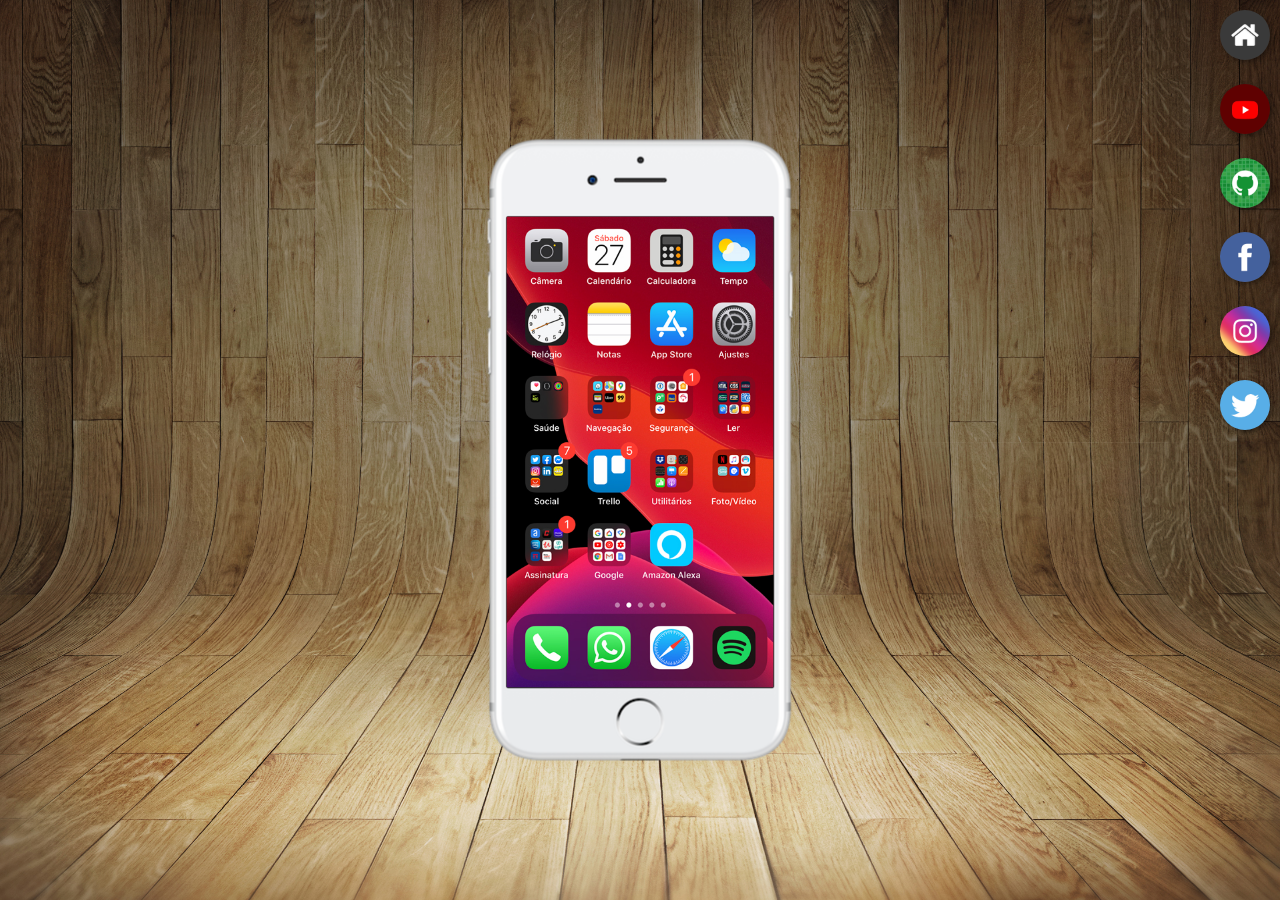
<file: index.html>
<!DOCTYPE html>
<html lang="pt-br">
<head>
    <meta charset="UTF-8">
    <meta name="viewport" content="width=device-width, initial-scale=1.0">
    <link rel="shortcut icon" href="favicon.ico" type="image/x-icon">
    <link rel="stylesheet" href="estilo/style.css">
    <title>Projeto Redes Sociais</title>

</head>
<body>
    <main>
         <section id="telefone">
            <iframe src="home.html" name="tela" id="tela" frameborder="0">
                Seu navegador não é compativel com isso.
            </iframe>
         </section>
         <section  id="redes-sociais">         
         <a href="home.html" target="tela"><img src="imagens/logo-home.jpg" alt=""></a><br>
         <a href="youtube.html" target="tela"><img src="imagens/logo-youtube.jpg" alt="" ></a><br>
         <a href="github.html" target="tela"><img src="imagens/logo-github.jpg" alt=""></a><br>
         <a href="facebook.html" target="tela"><img src="imagens/logo-facebook.jpg" alt=""></a><br>
         <a href="instagram.html" target="tela"><img src="imagens/logo-instagram.jpg" alt=""></a><br>
         <a href="twitter.html" target="tela"><img src="imagens/logo-twitter.jpg" alt=""></a><br>
         </section> 
    </main>
</body>
</html>
</file>
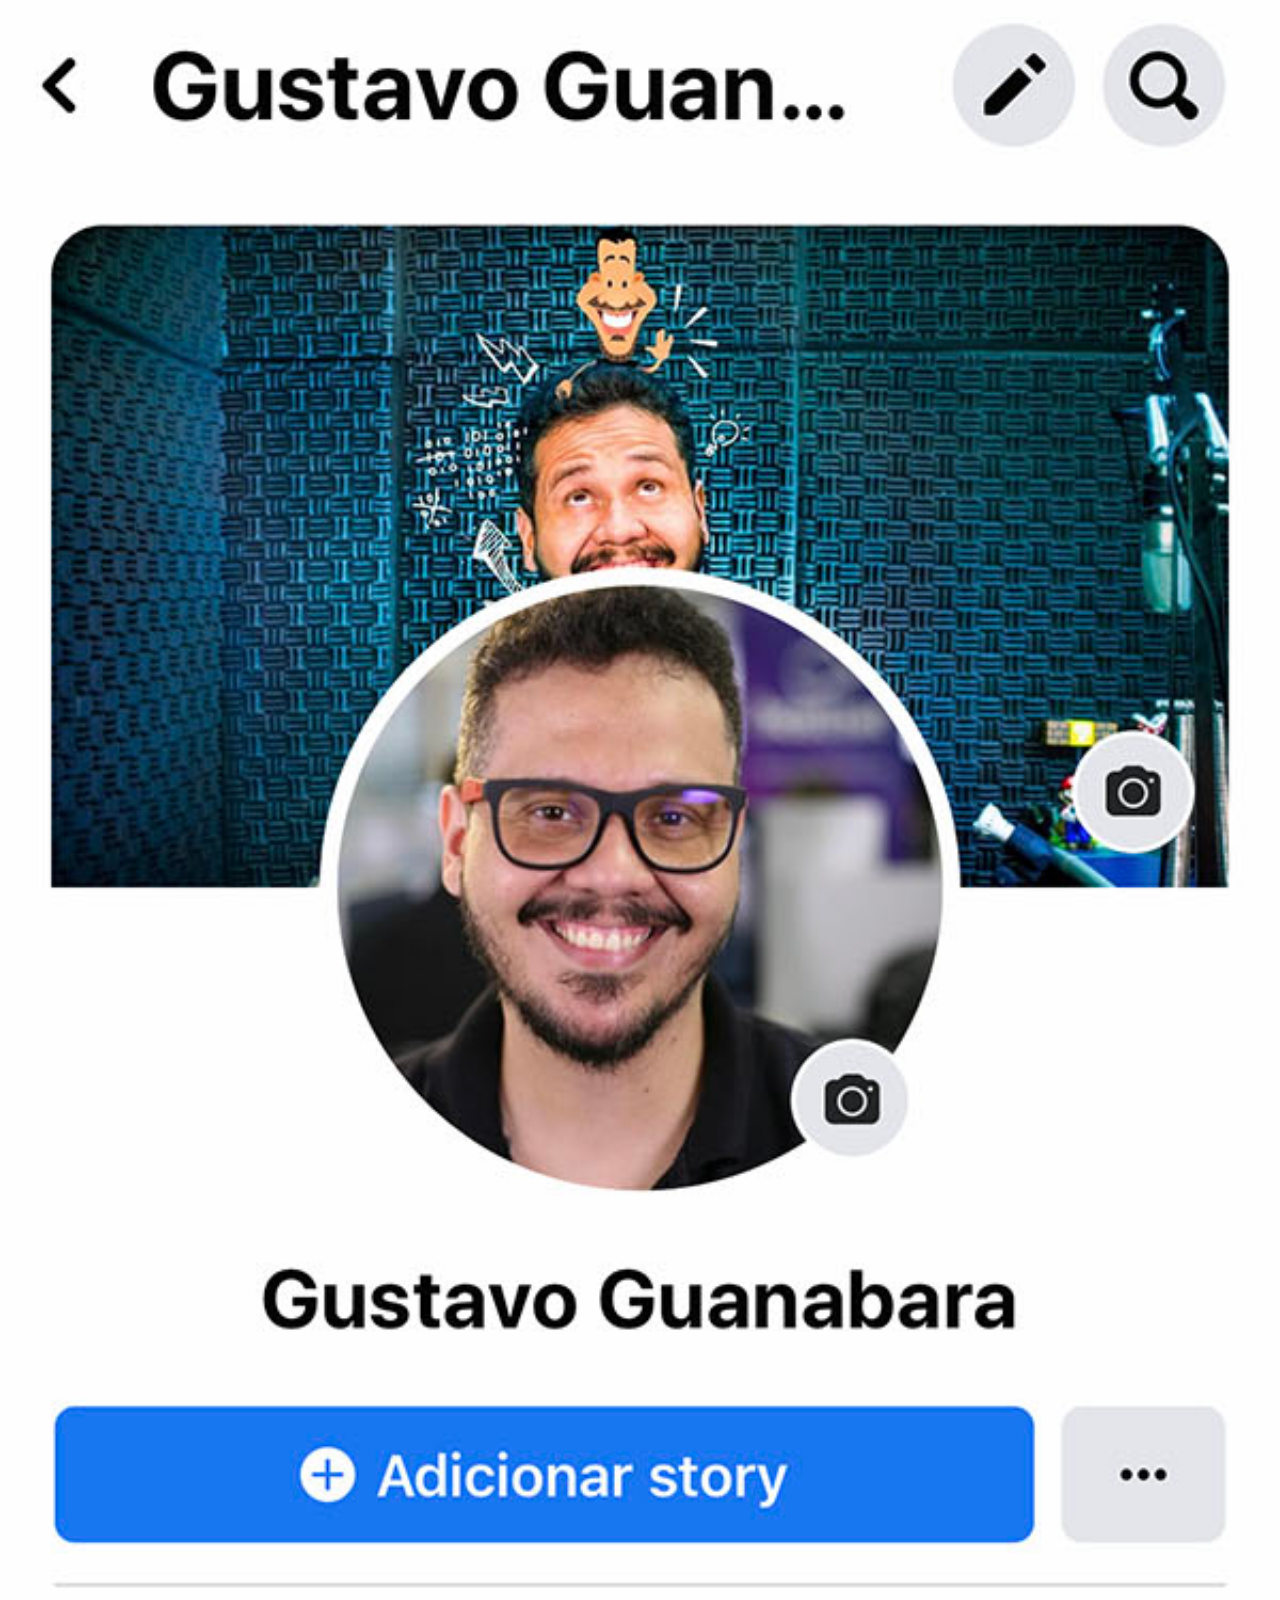
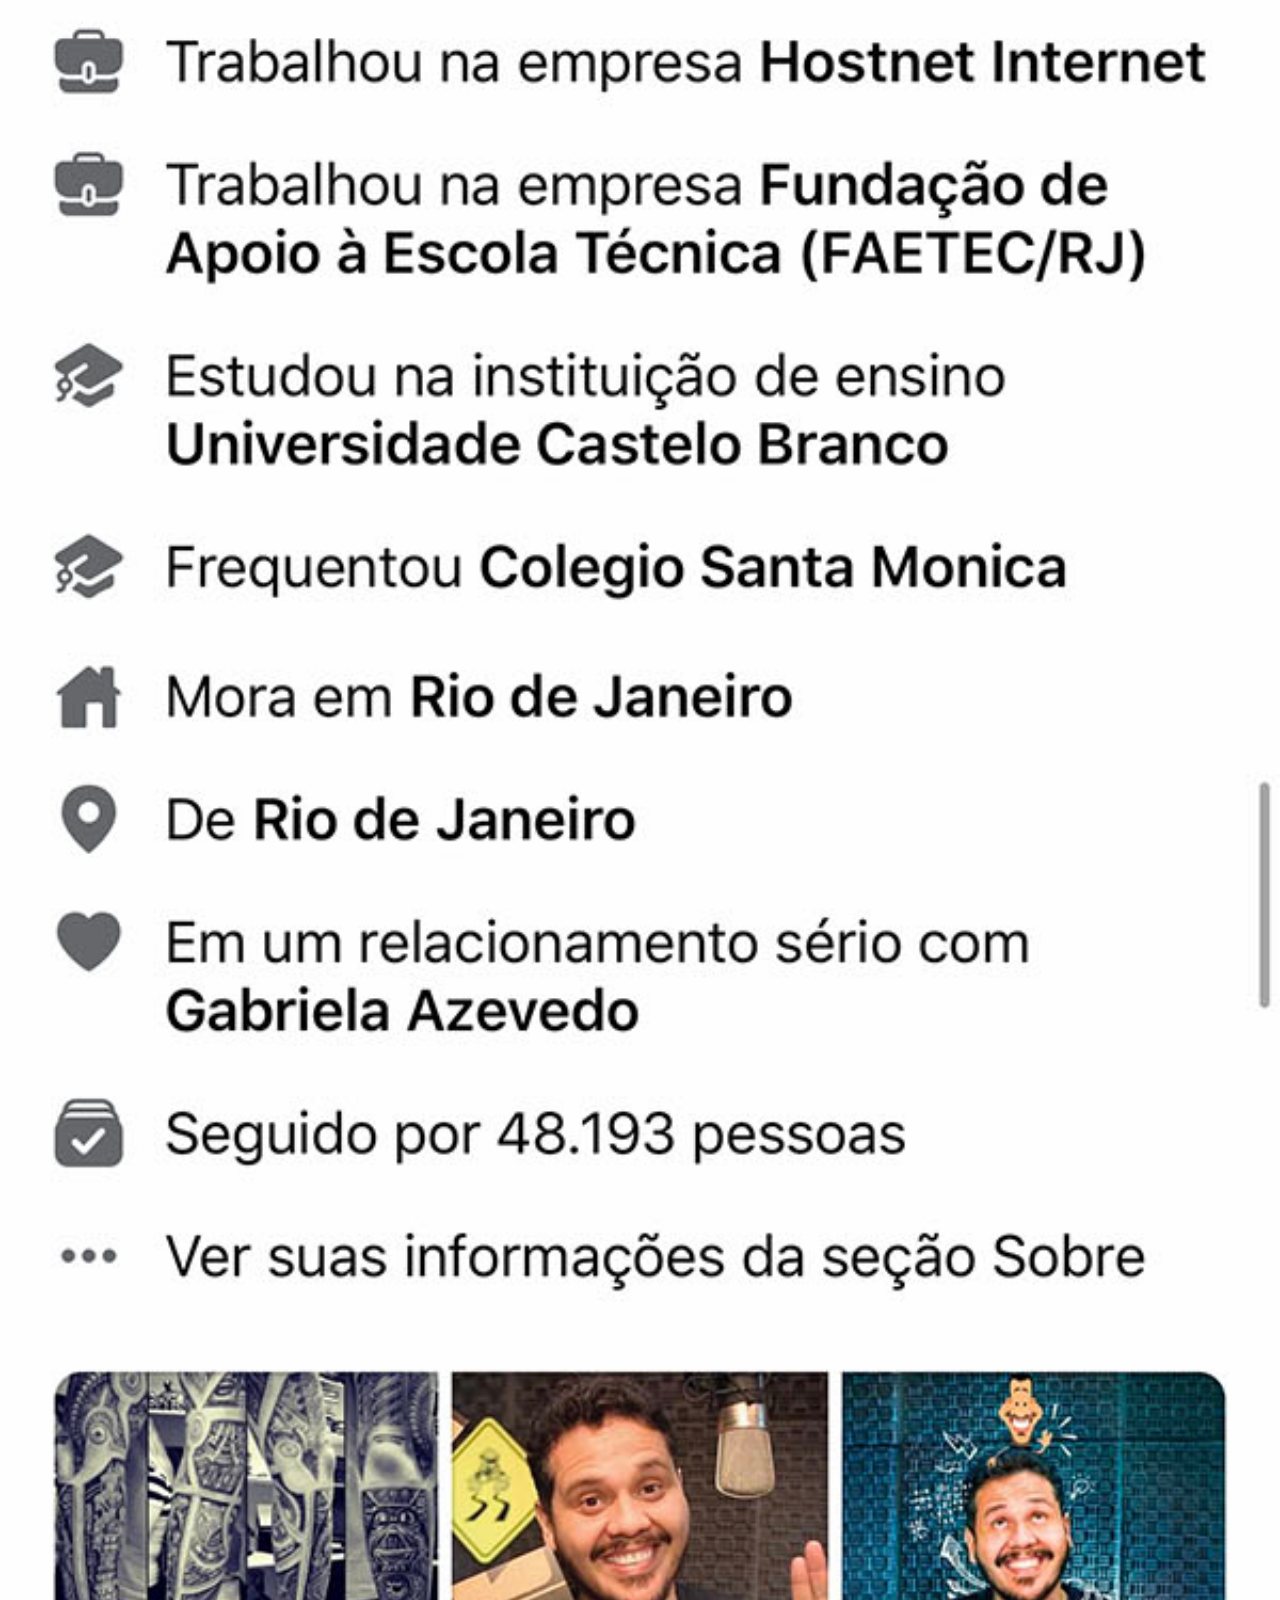
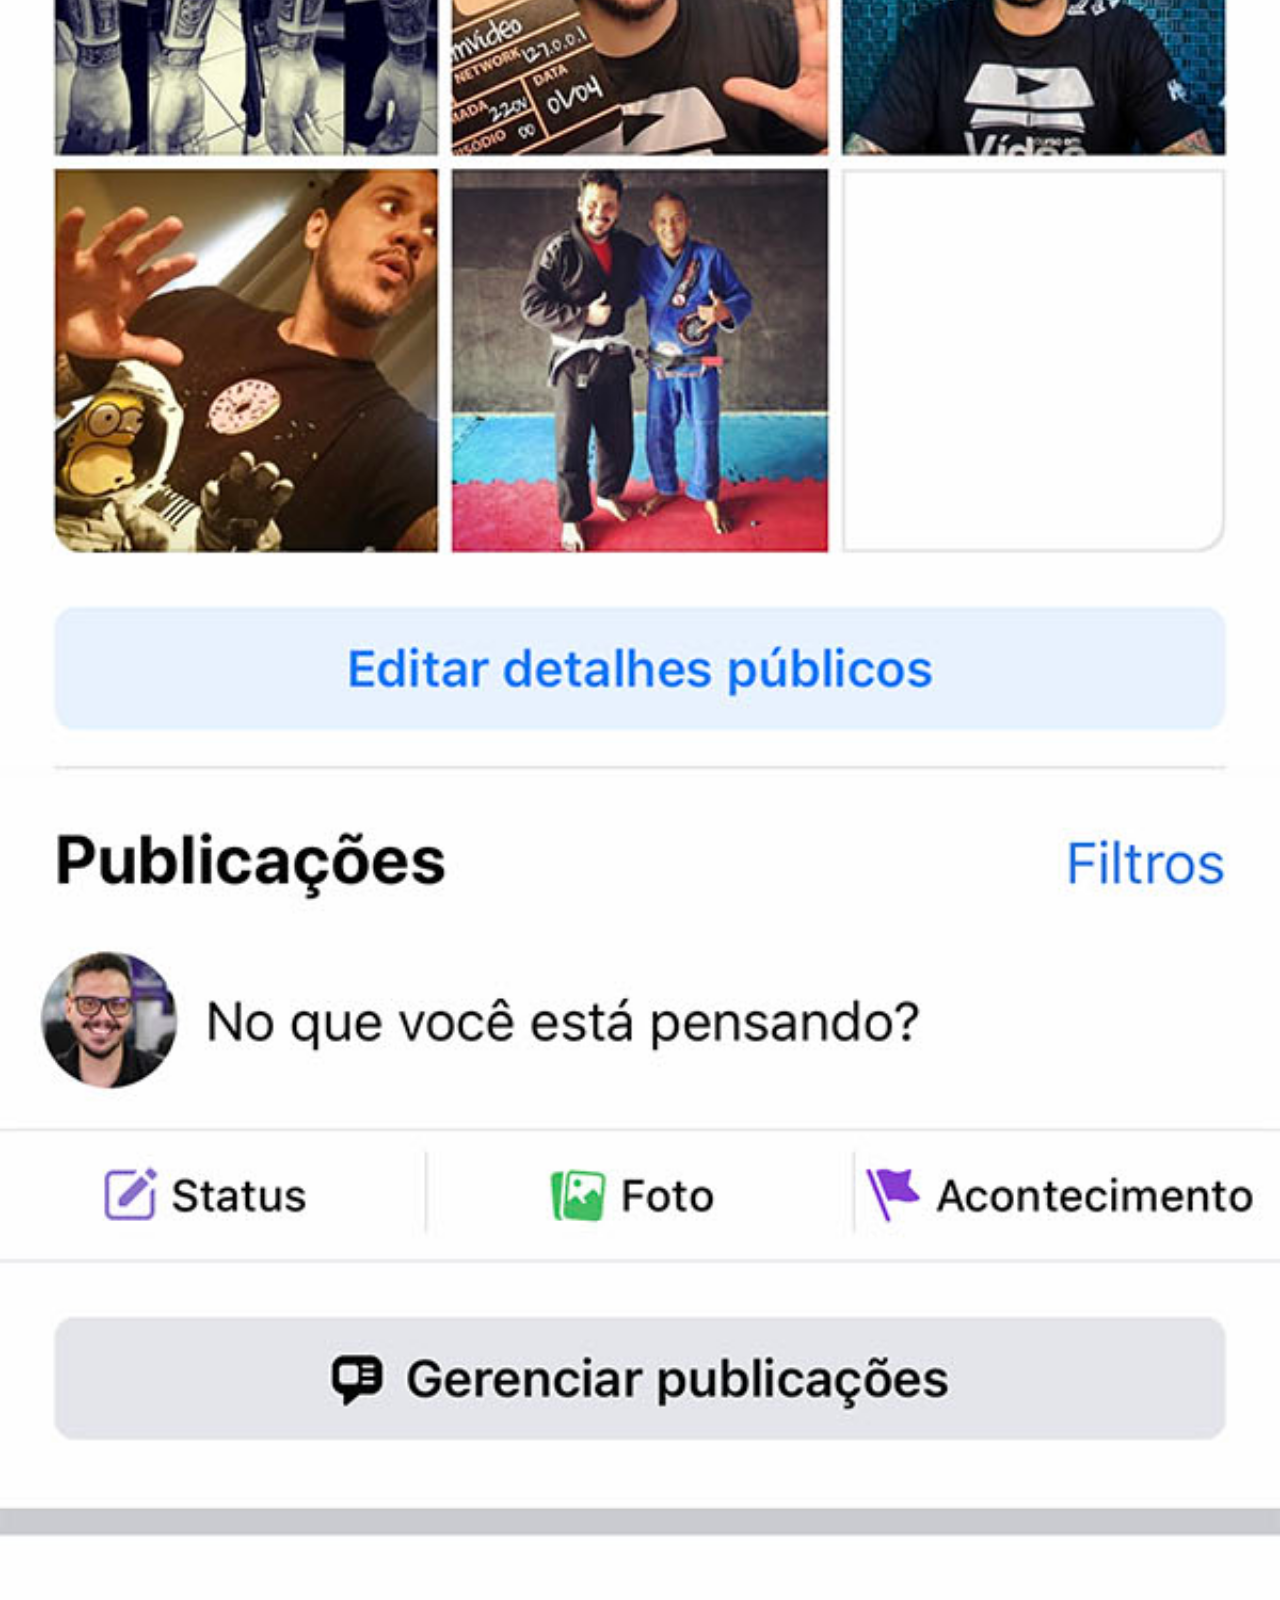
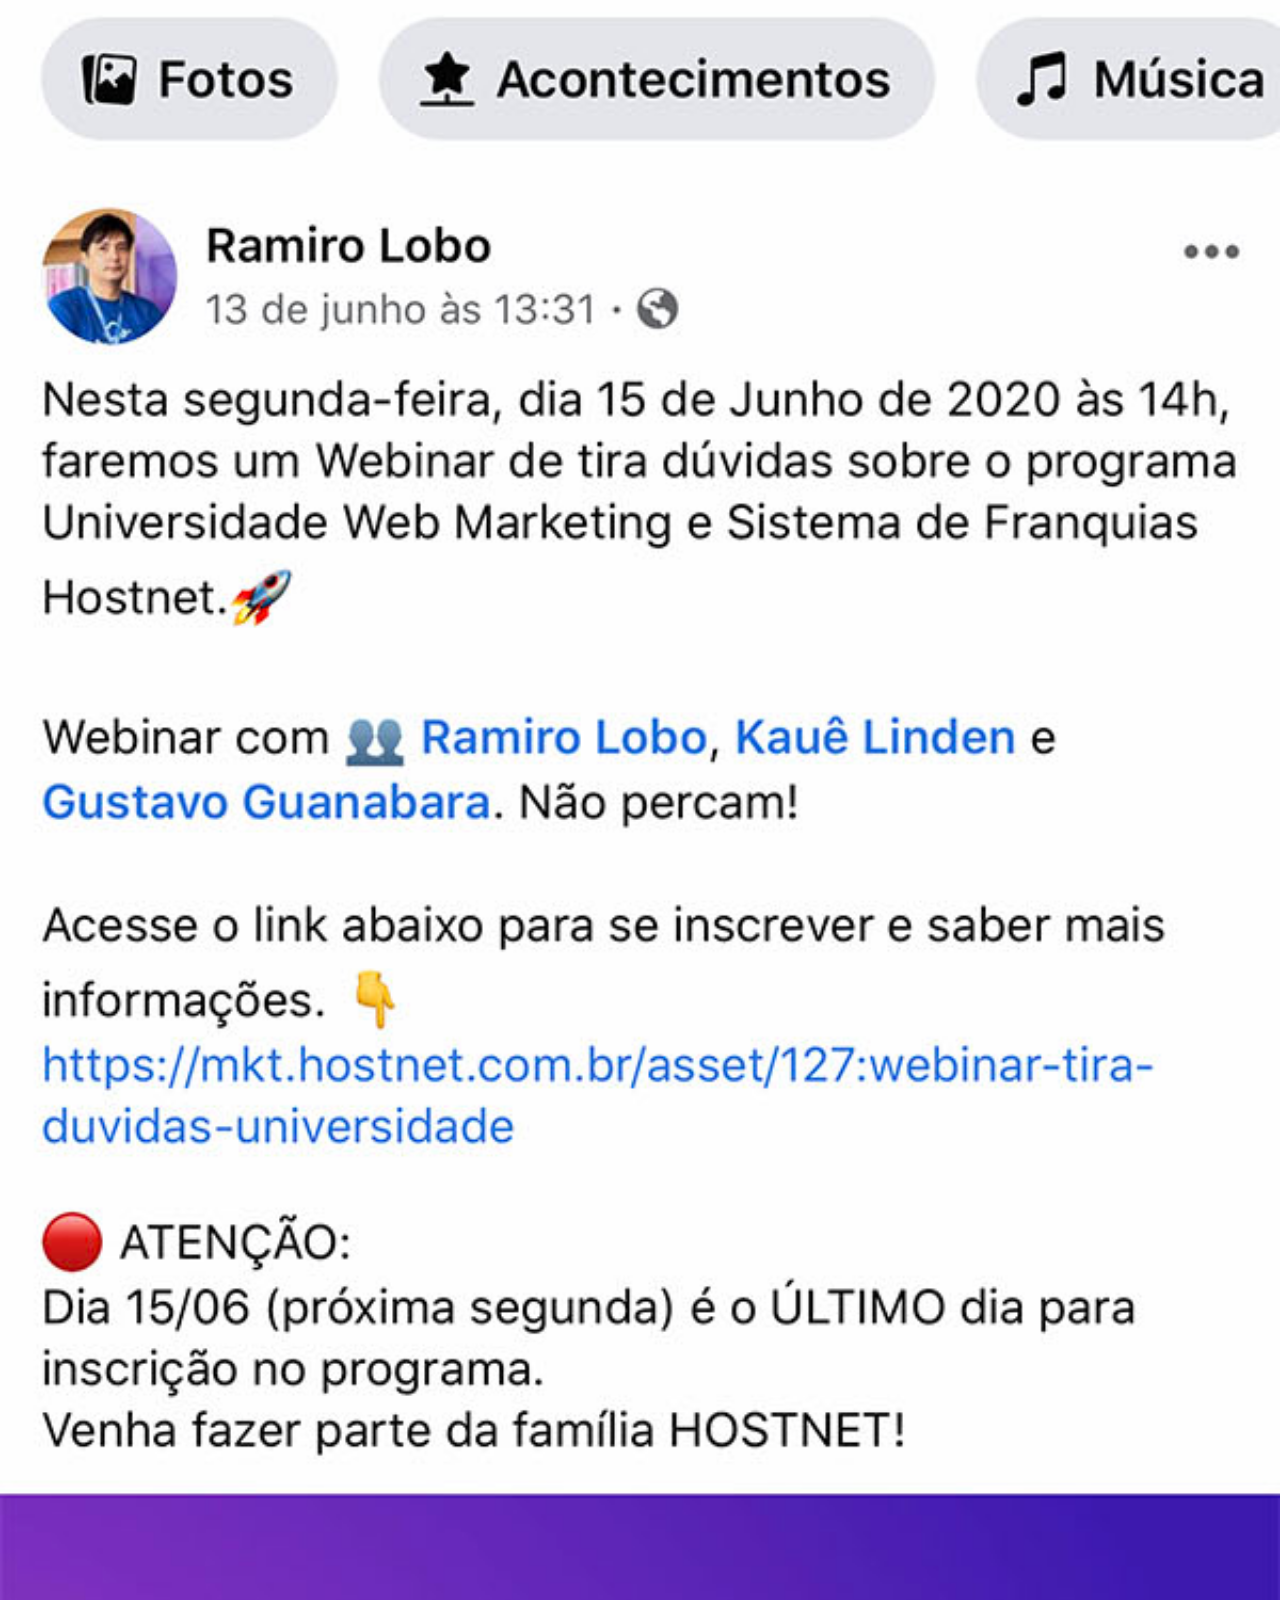
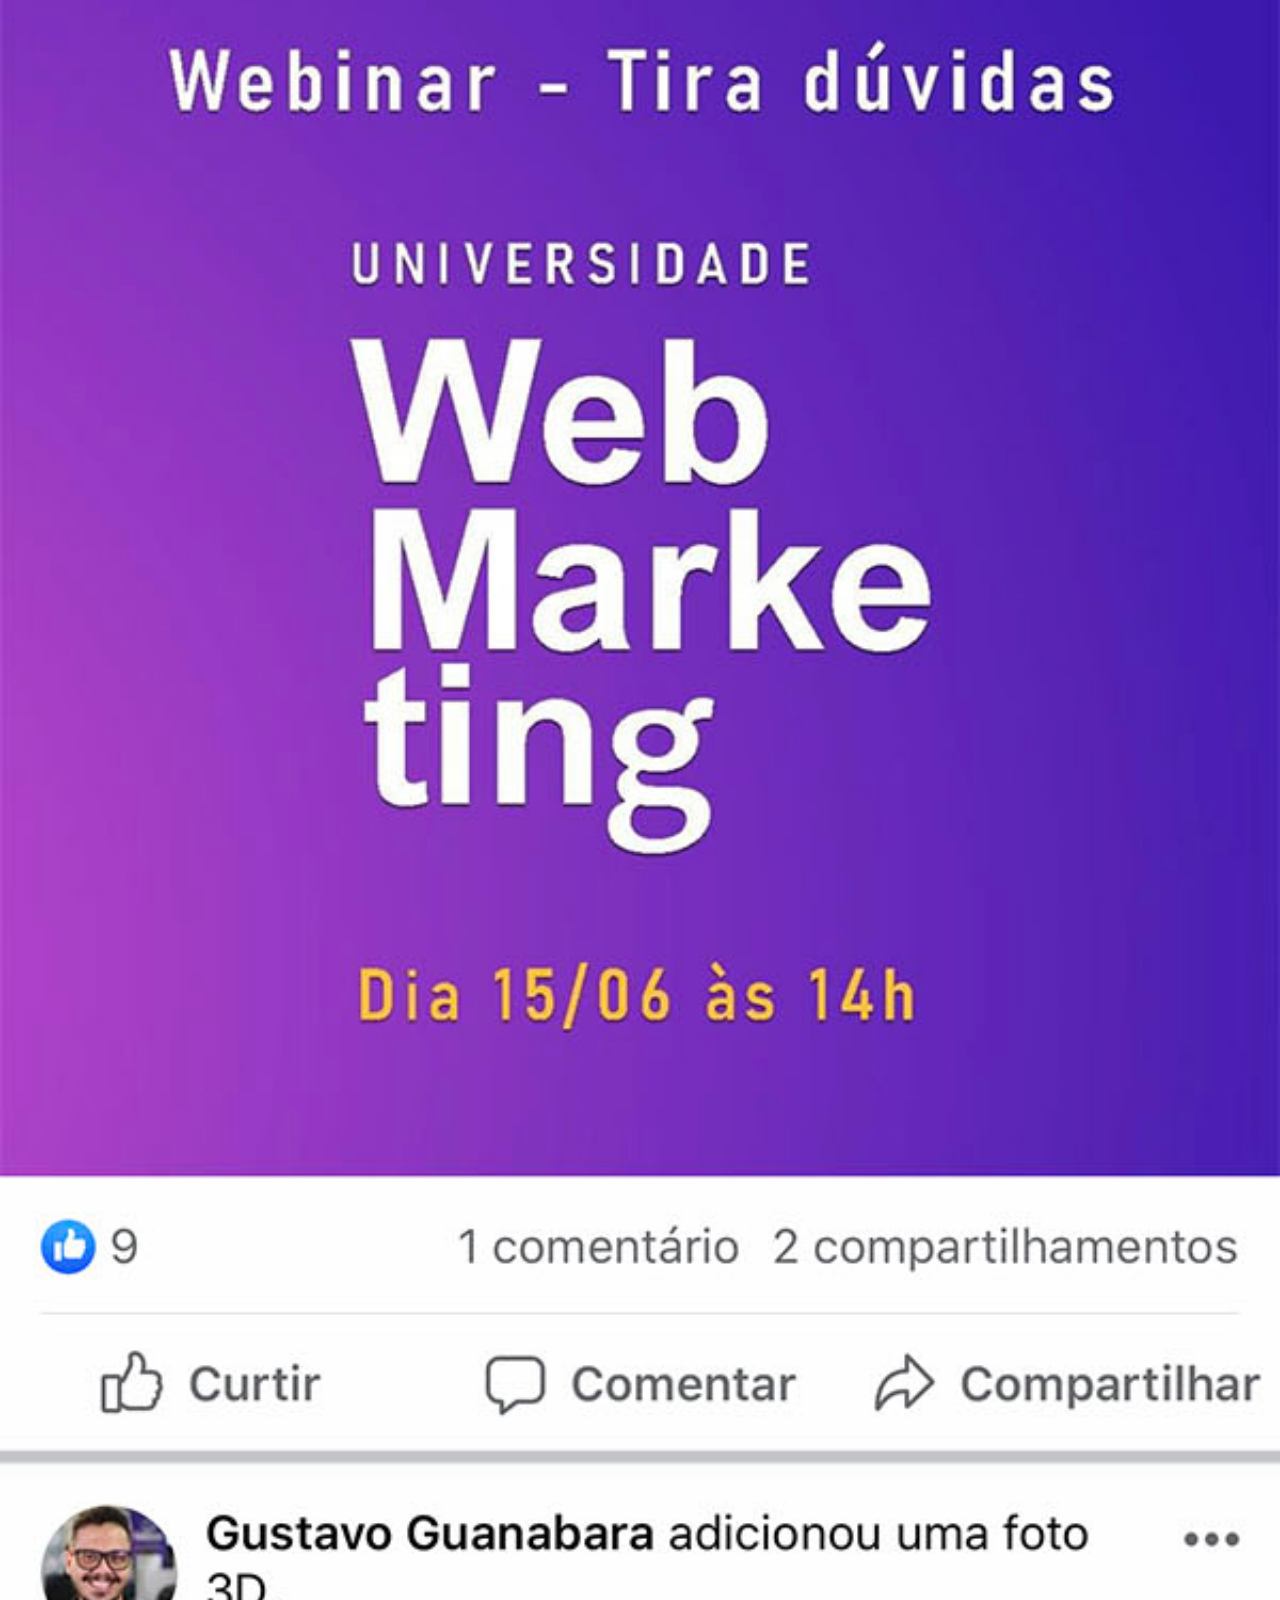
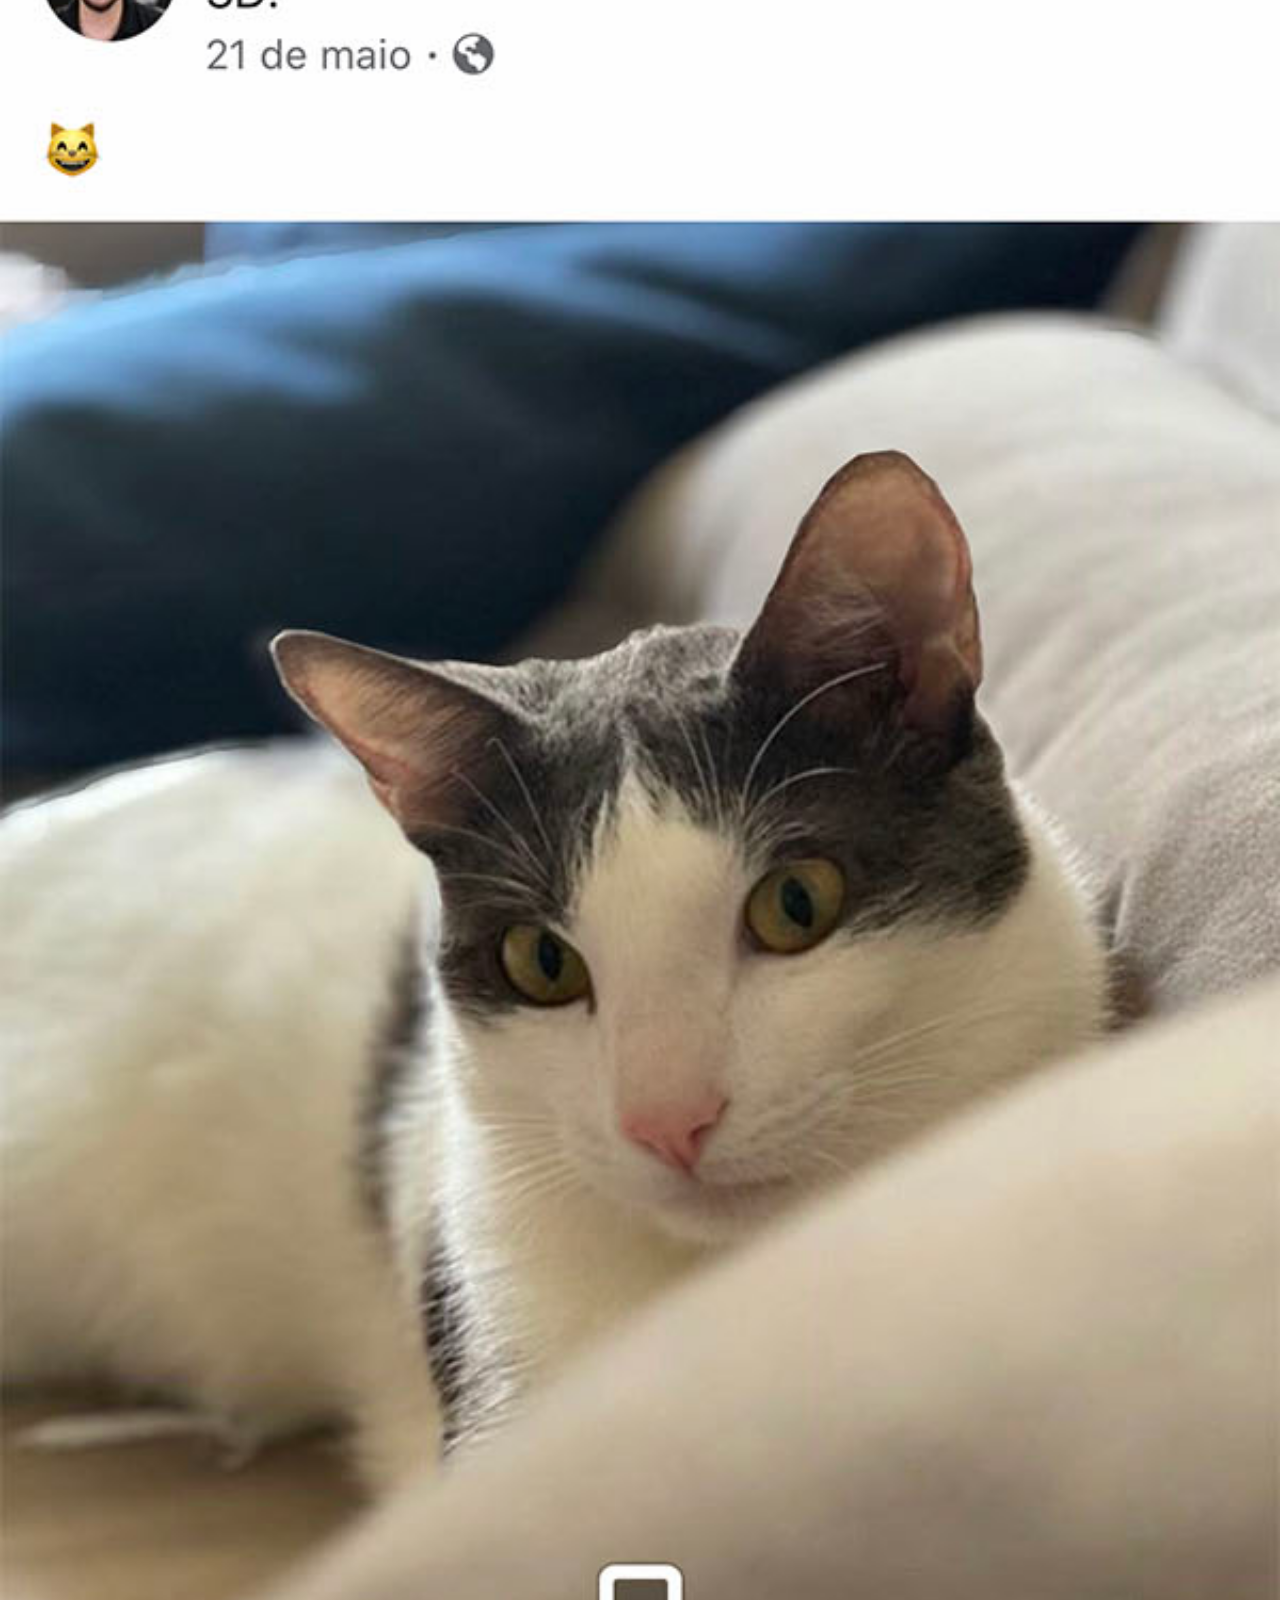
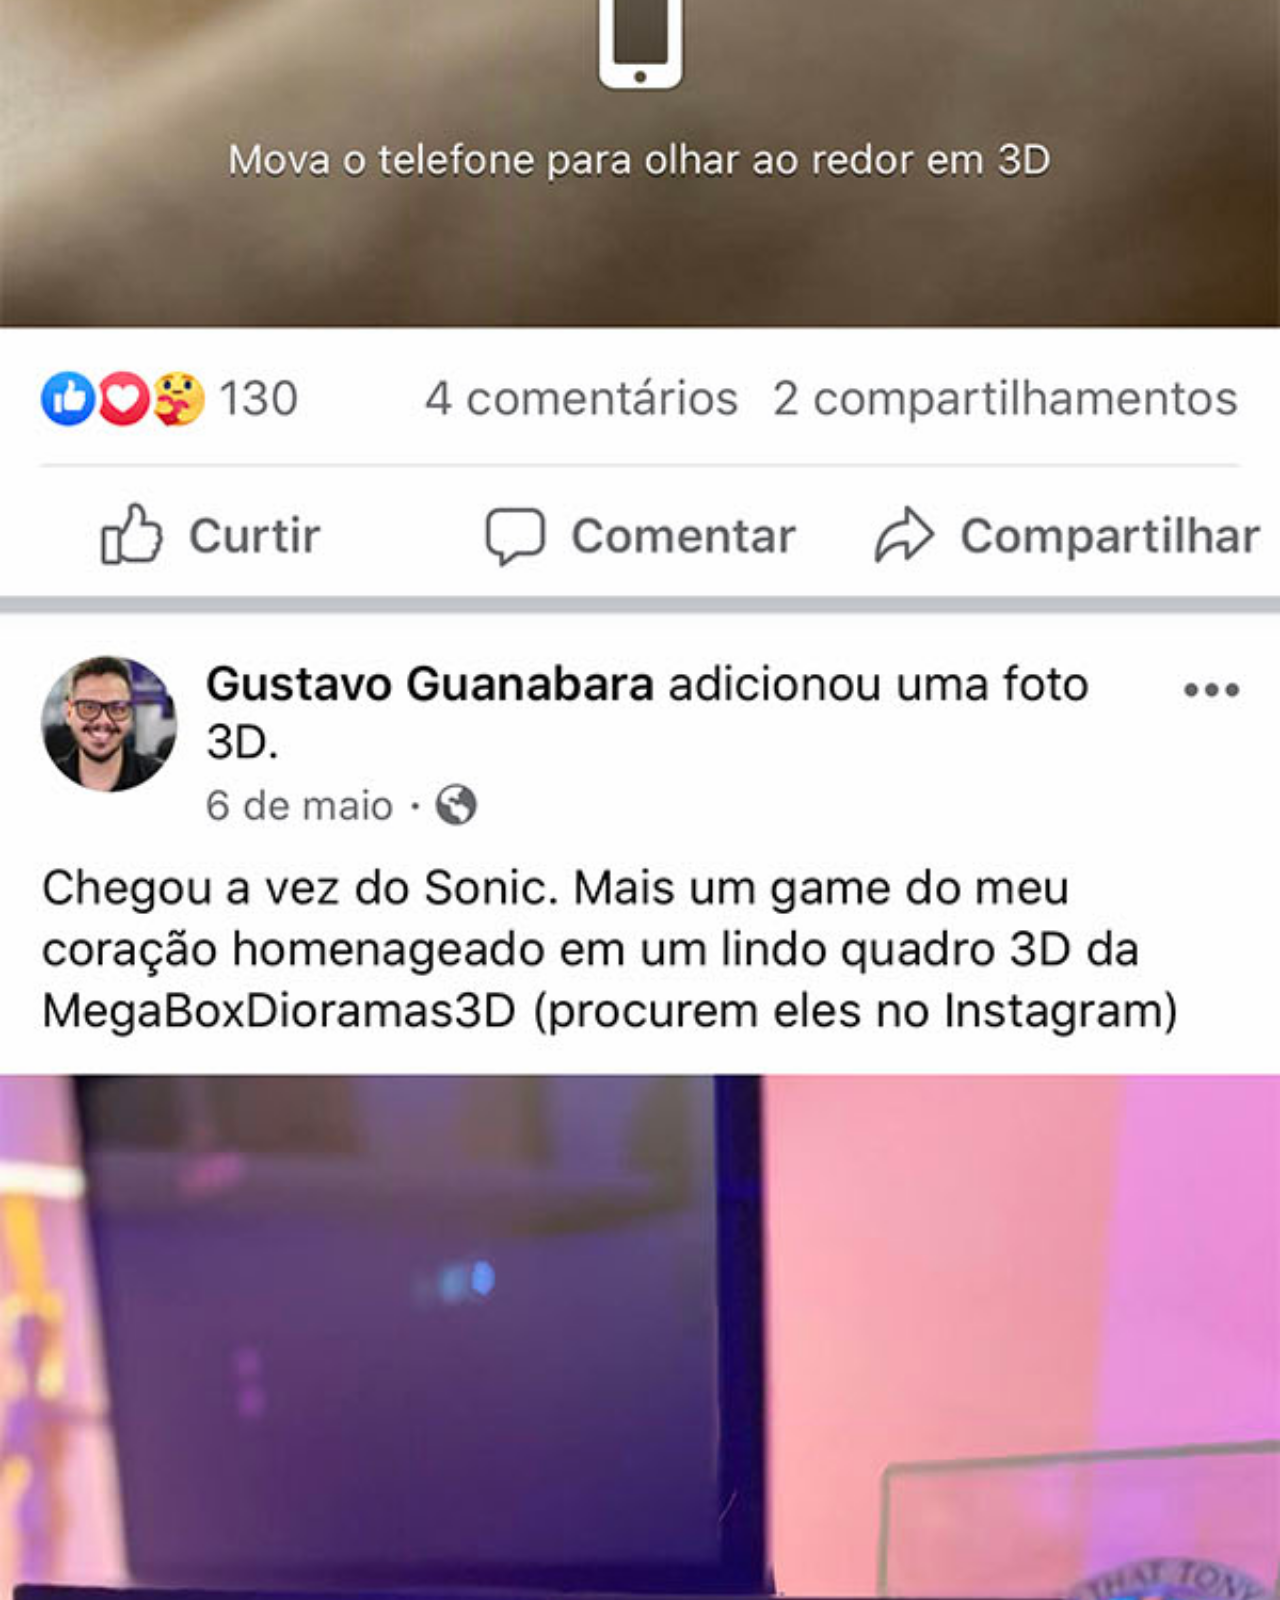
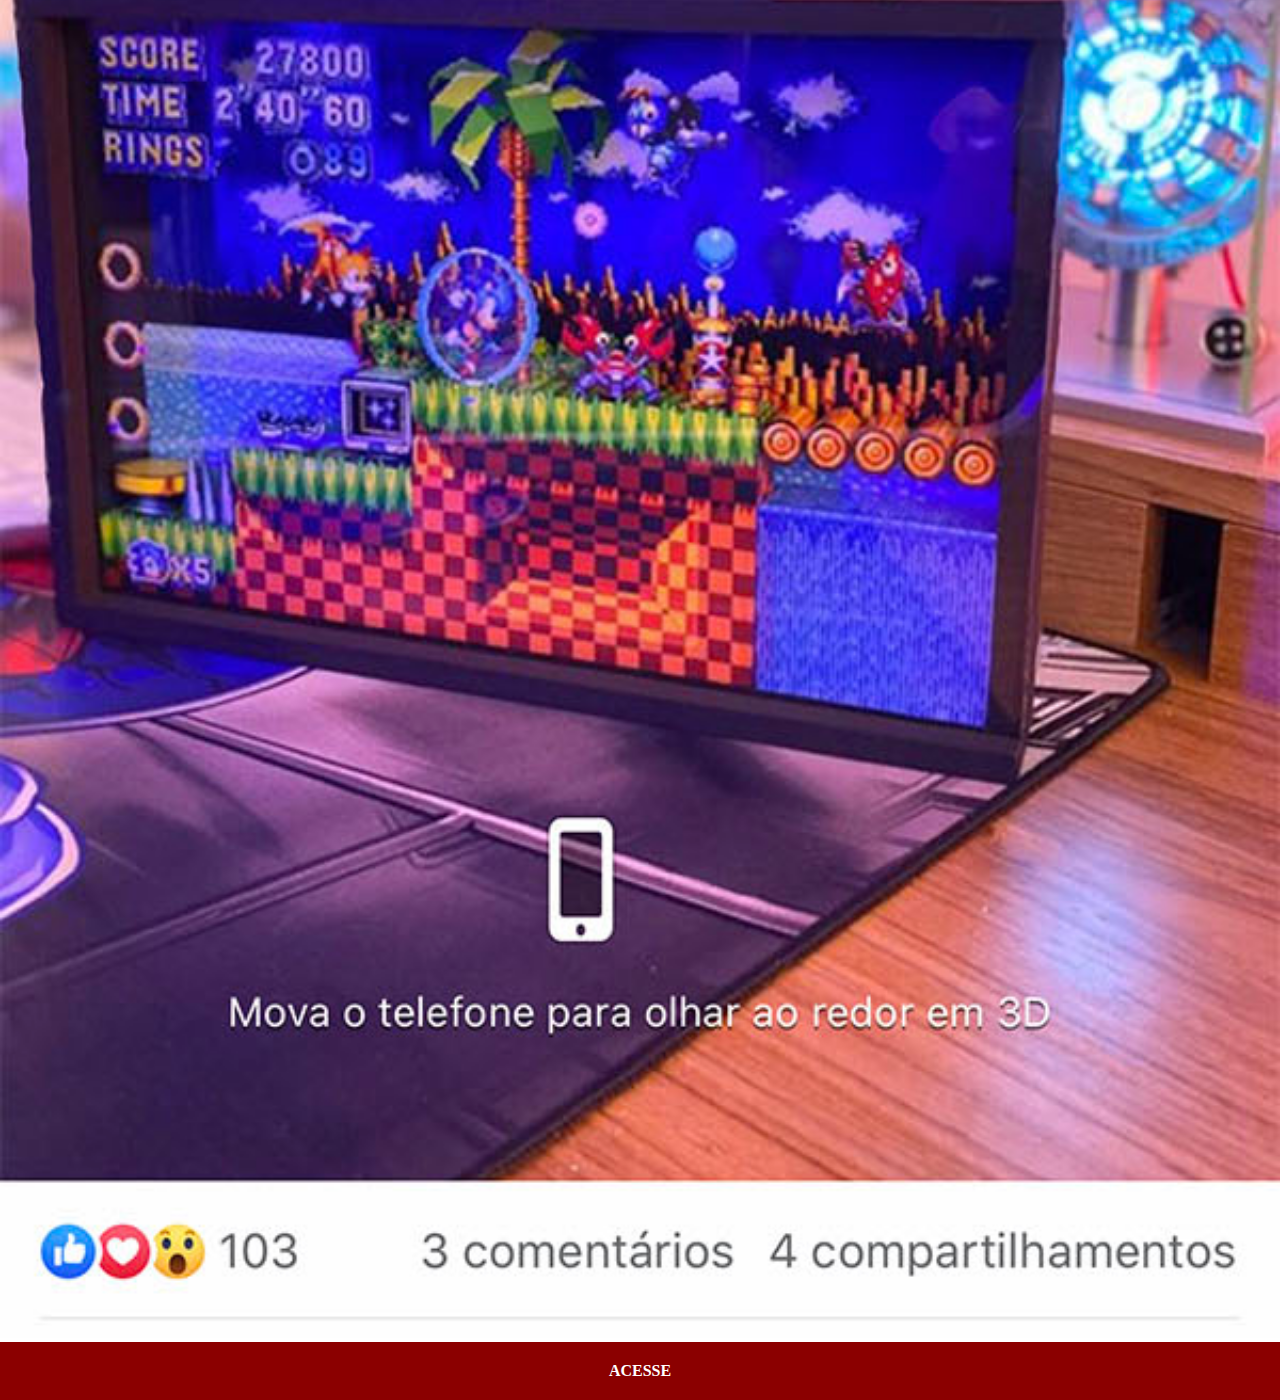
<file: facebook.html>
<!DOCTYPE html>
<html lang="en">
<head>
    <meta charset="UTF-8">
    <meta name="viewport" content="width=device-width, initial-scale=1.0">
    <link rel="stylesheet" href="estilos/social.css">
    <title>Facebook</title>
</head>
<body>
    <img src="imagens/tela-facebook.jpg" alt="">
    <a href="https://www.facebook.com/gustavoguanabara" target="_blank" rel="next">ACESSE</a>
</body>
</html>
</file>
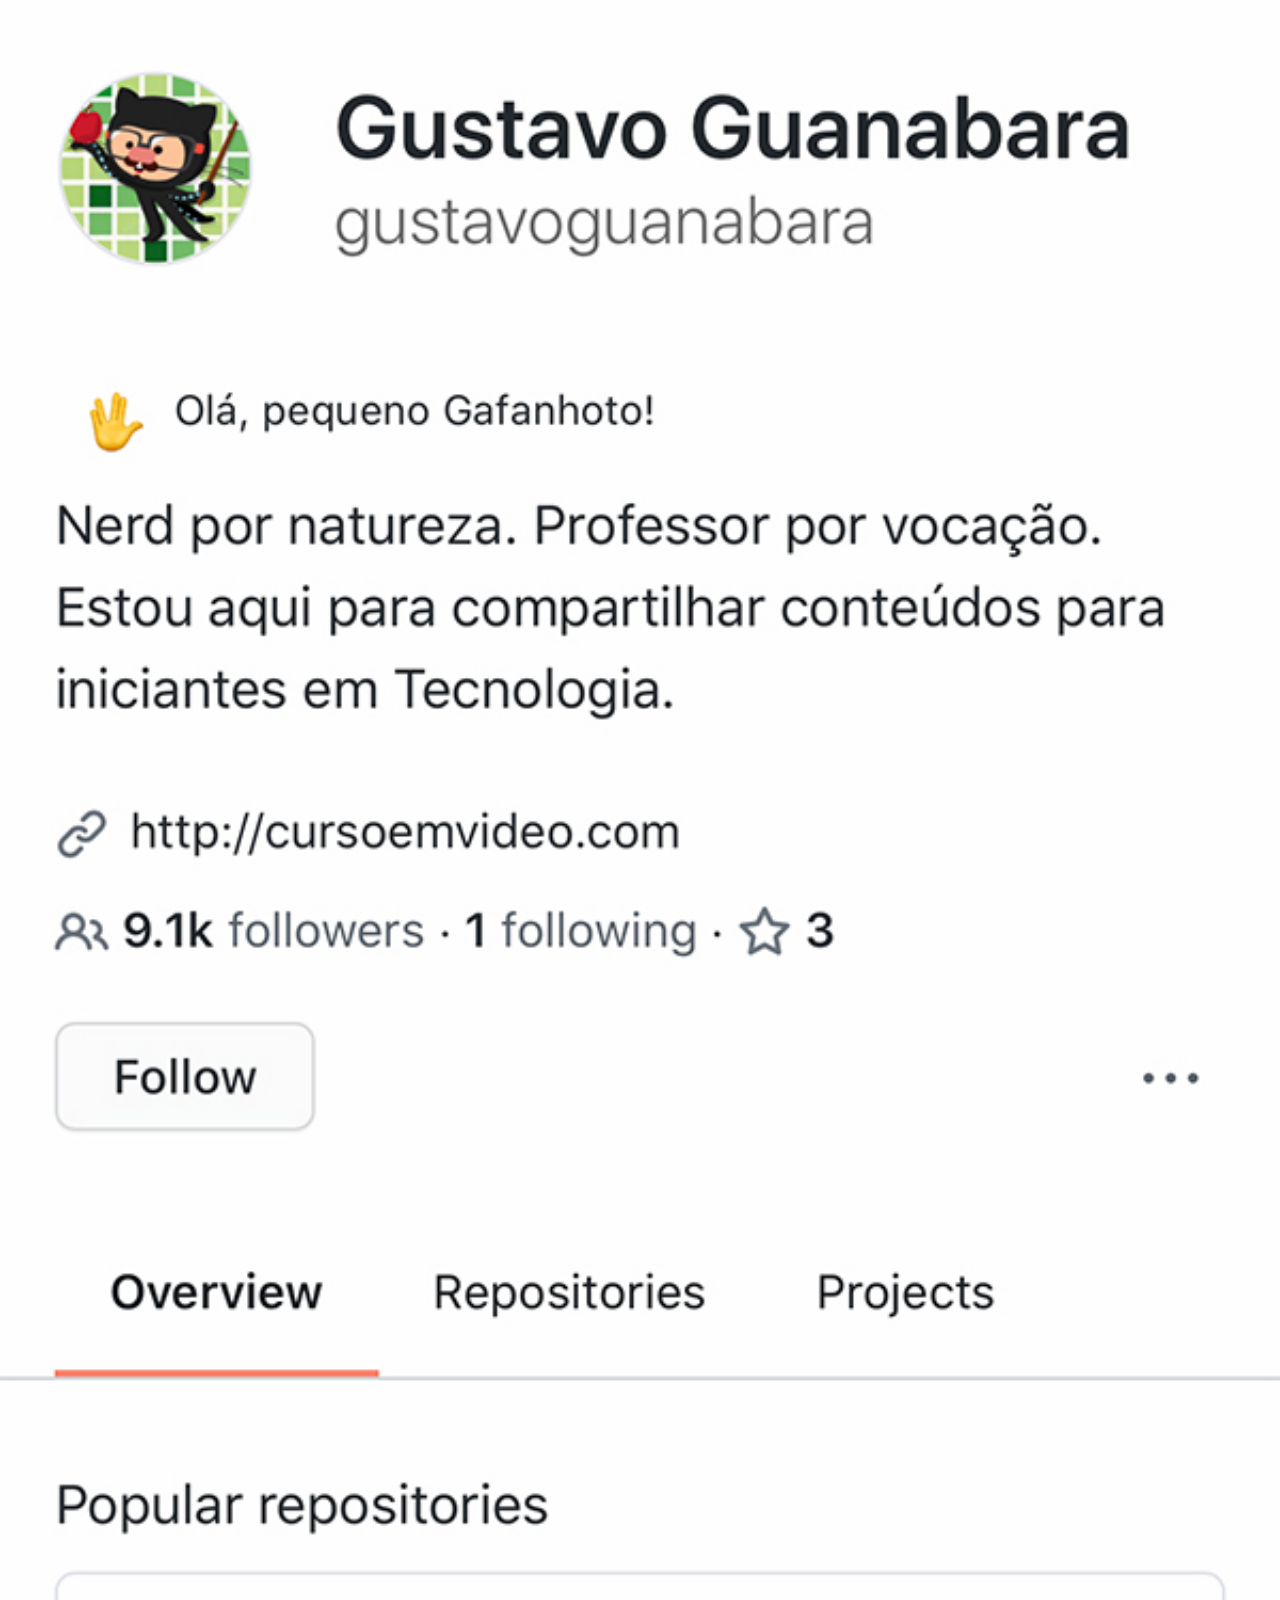
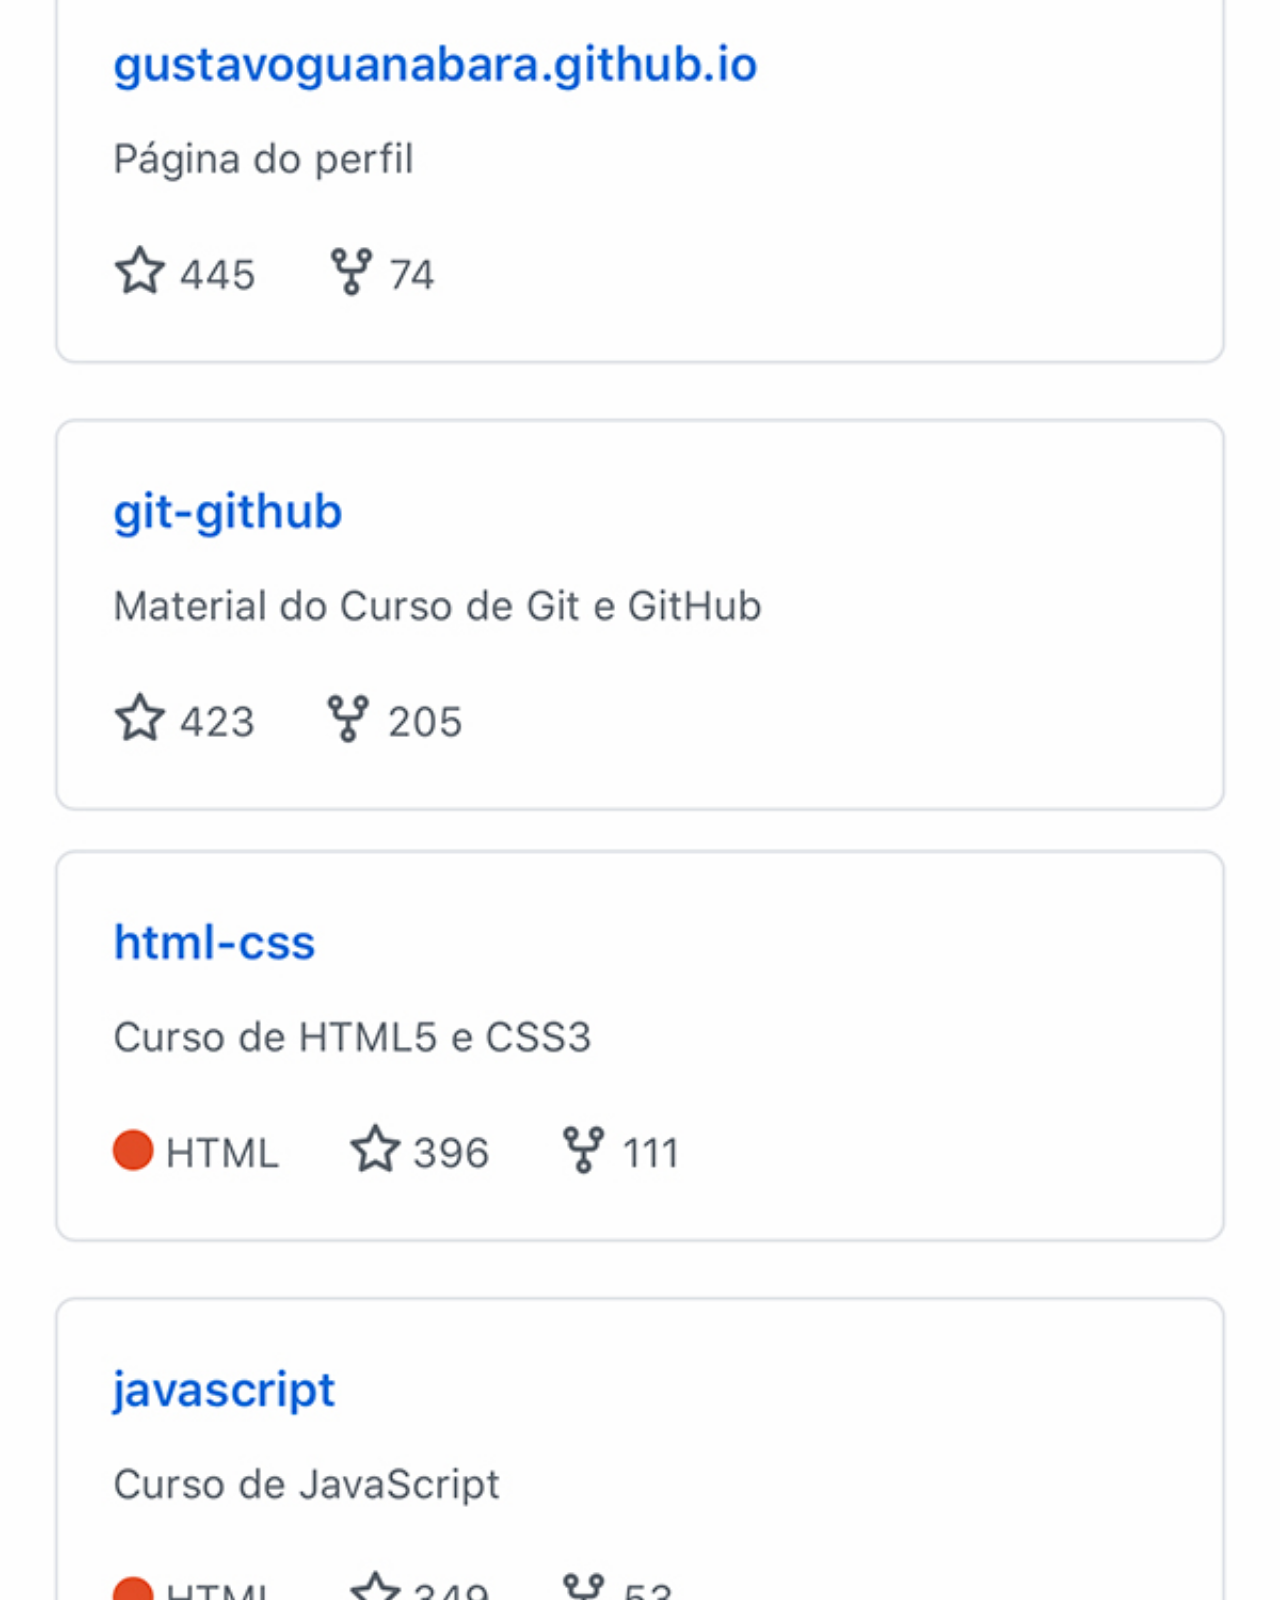
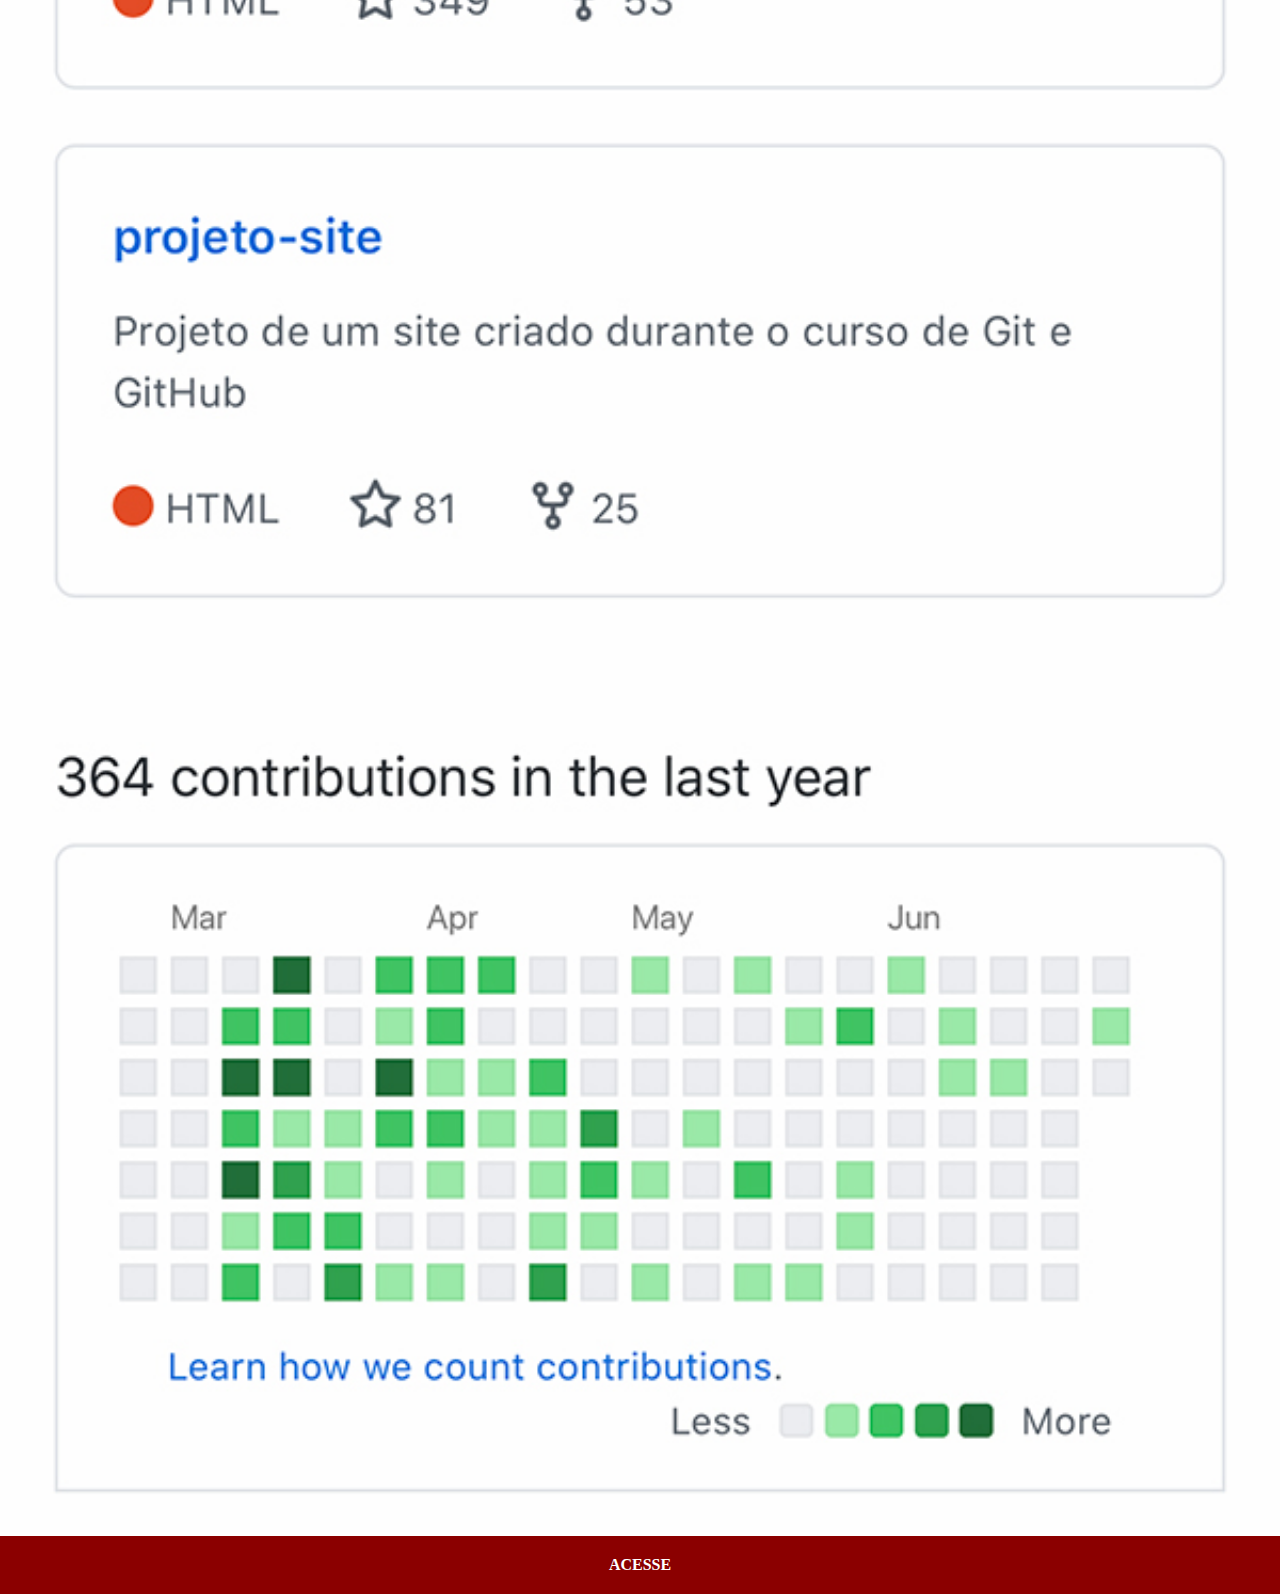
<file: github.html>
<!DOCTYPE html>
<html lang="pt-br">
<head>
    <meta charset="UTF-8">
    <meta name="viewport" content="width=device-width, initial-scale=1.0">
    <link rel="stylesheet" href="estilos/social.css">
    <title>github</title>
</head>
<body>
    <img src="imagens/tela-github.jpg" alt="">
    <a href="https://github.com/gustavoguanabara"target="_blank" rel="next" >ACESSE</a>
</body>
</html>
</file>
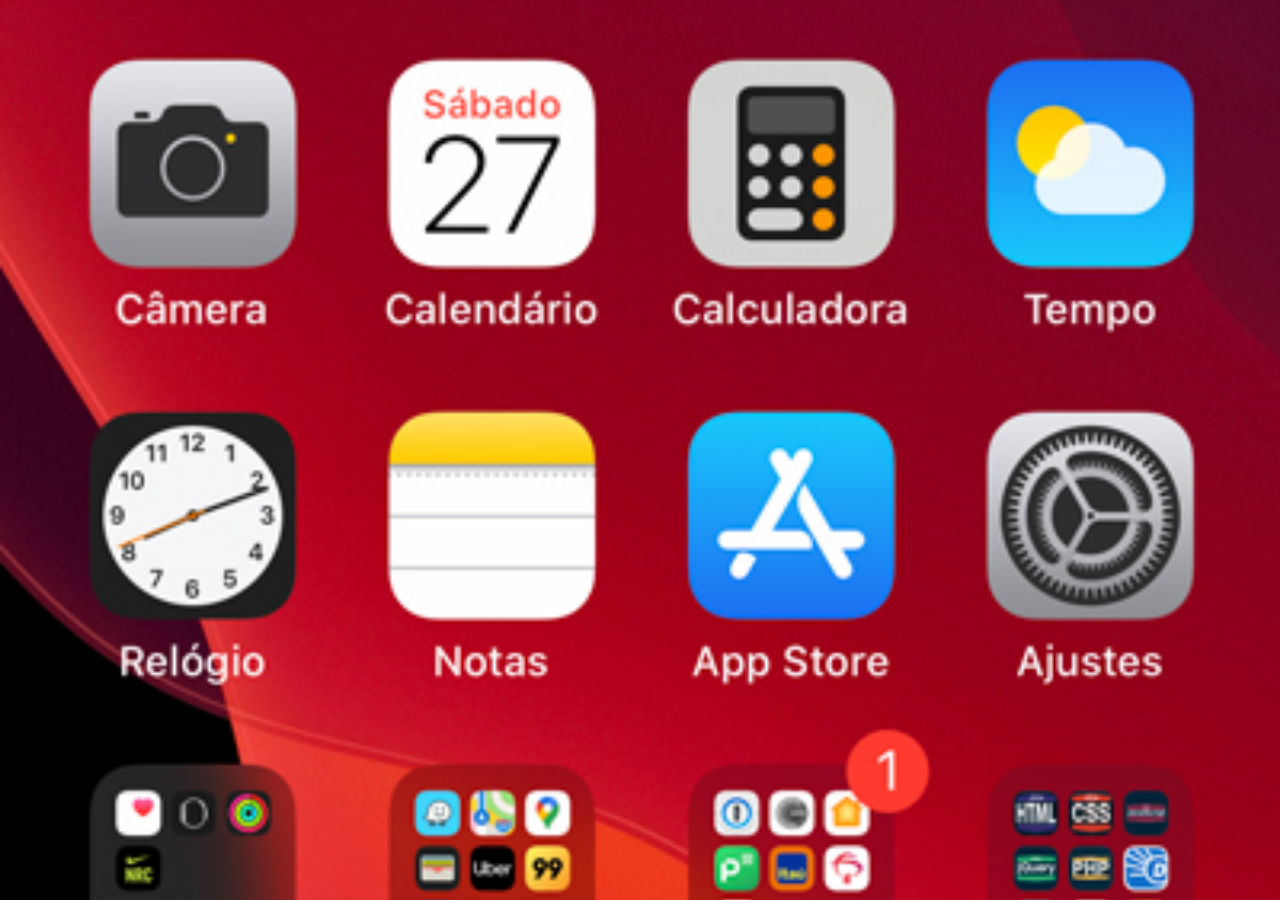
<file: home.html>
<!DOCTYPE html>
<html lang="en">
<head>
    <meta charset="UTF-8">
    <meta name="viewport" content="width=device-width, initial-scale=1.0">
    <title>home</title>
    <style>
        *{
            margin: 0px;
            padding: 0px;
        }
        body{
            height: 100vh;
            width: 100vw;
            background: black url("imagens/tela-home.jpg") no-repeat top center;
            background-attachment: fixed;

            background-size: cover;
        }
    </style>
</head>
<body>
    
</body>
</html>
</file>
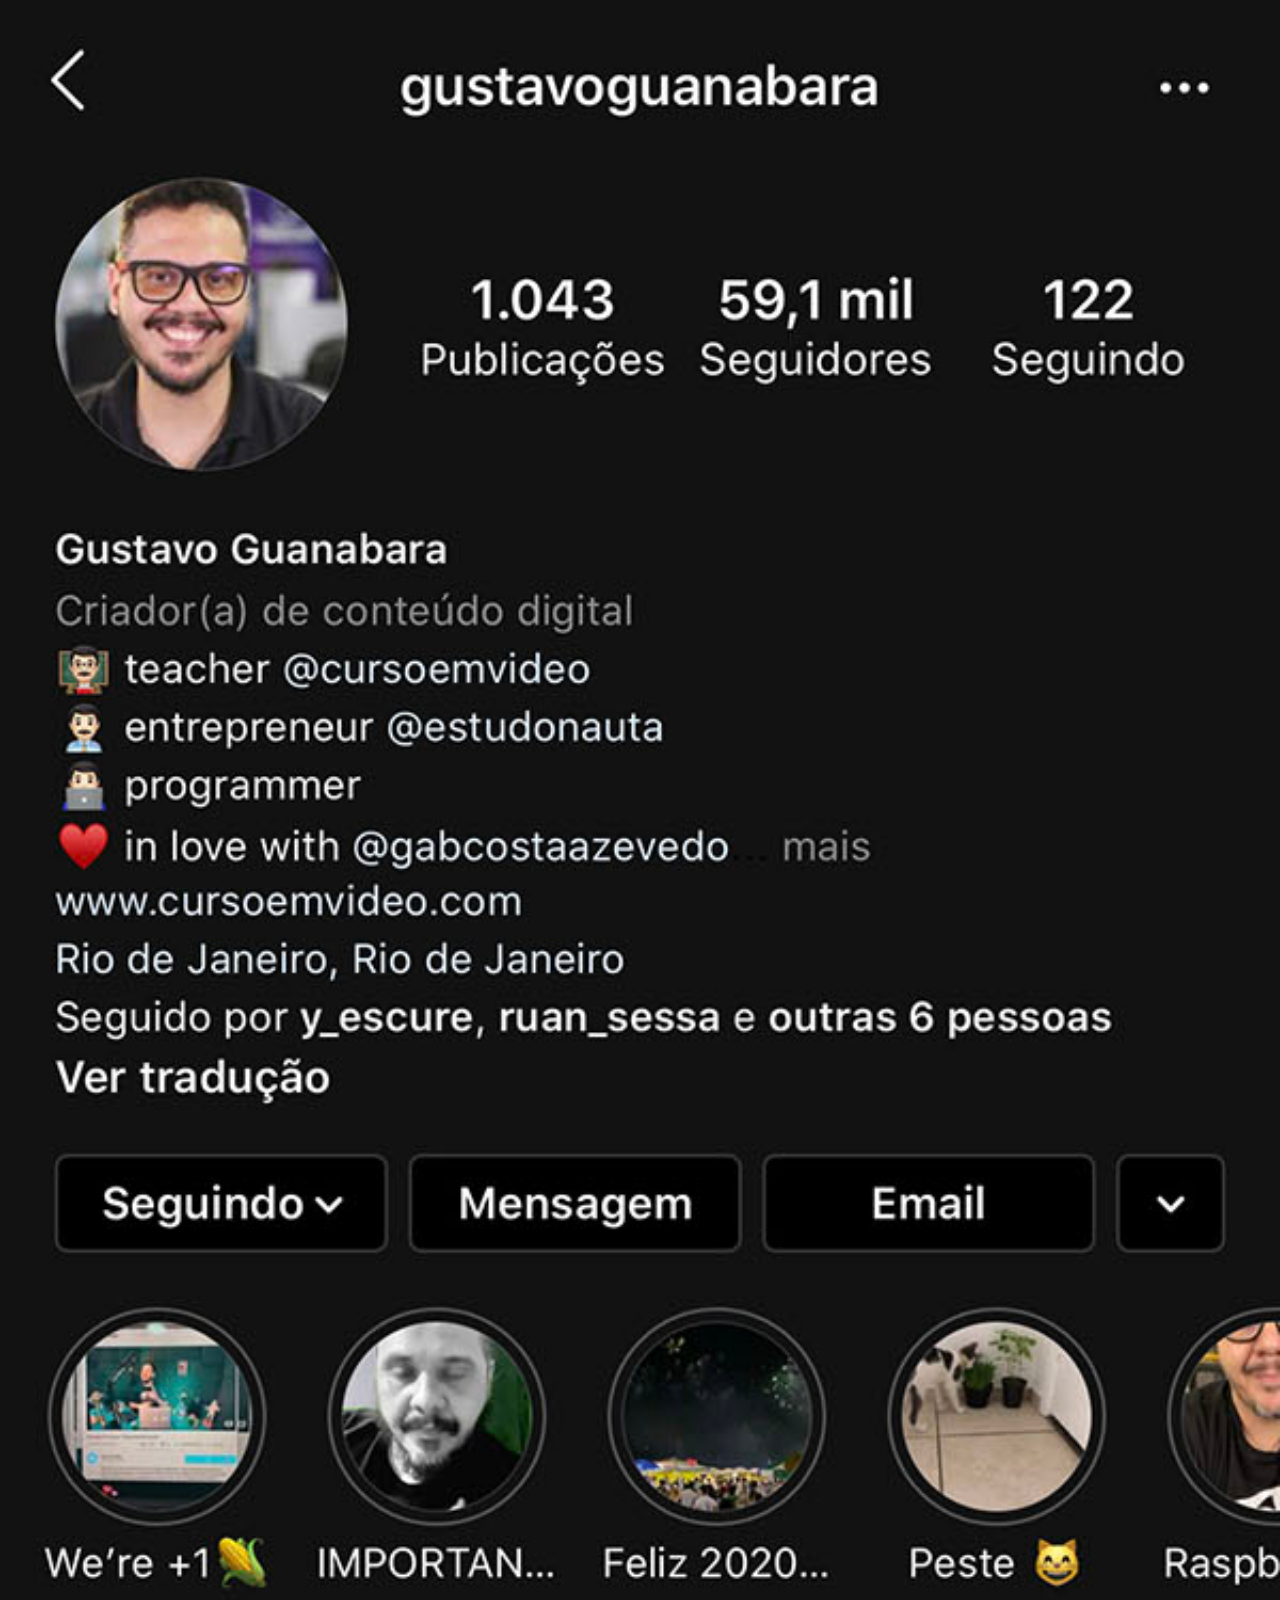
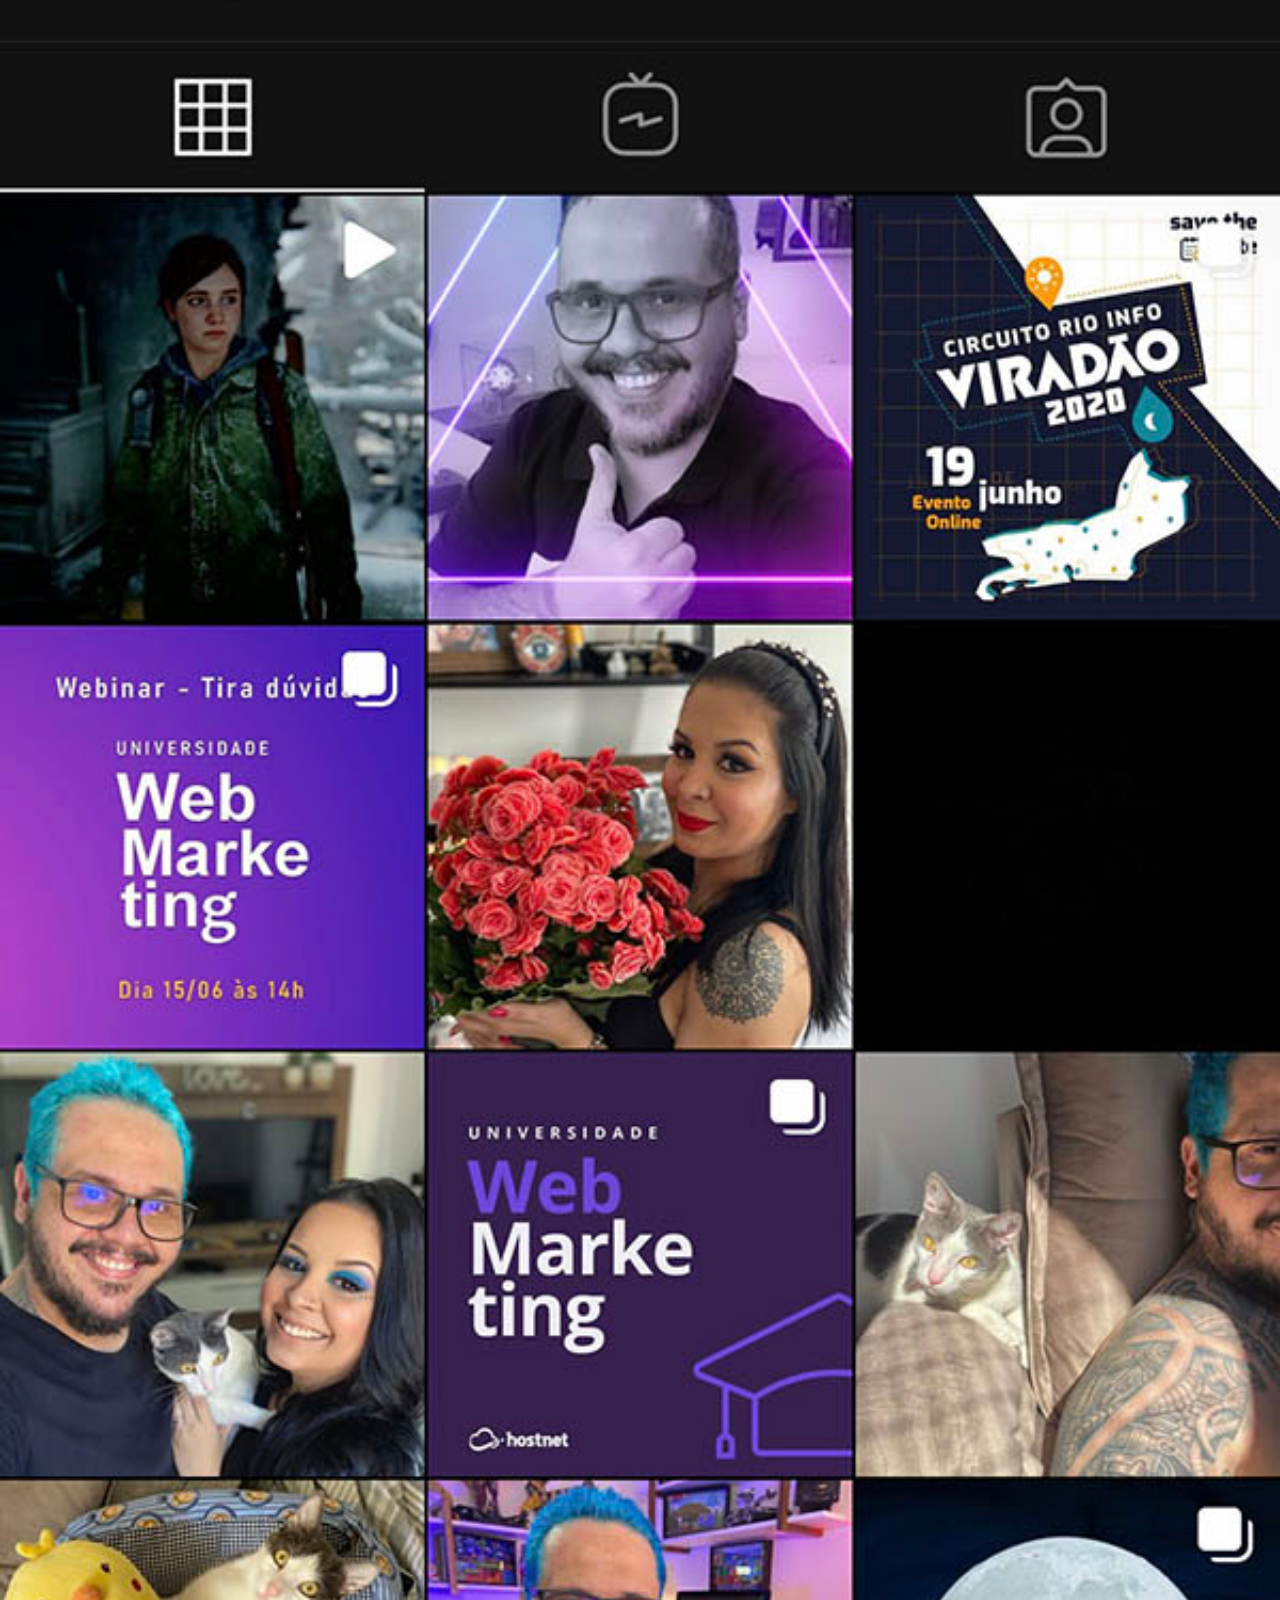
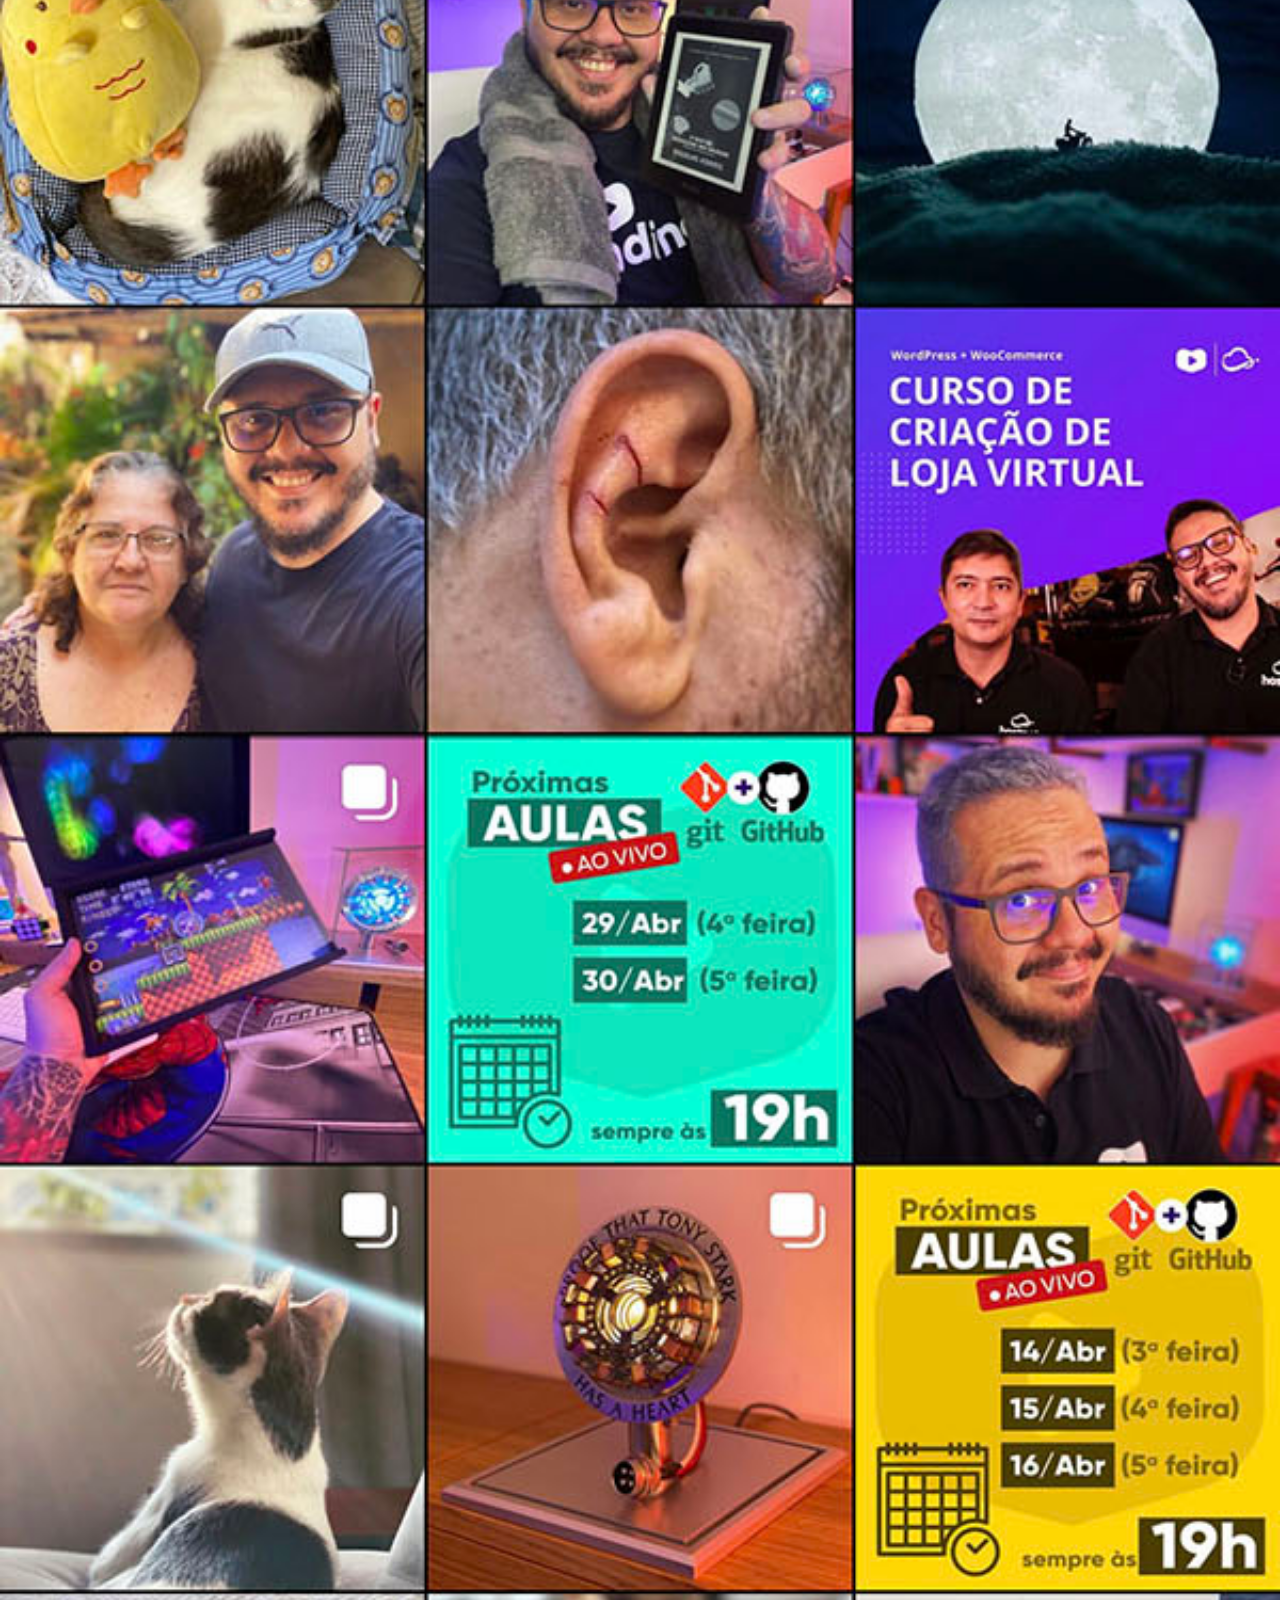
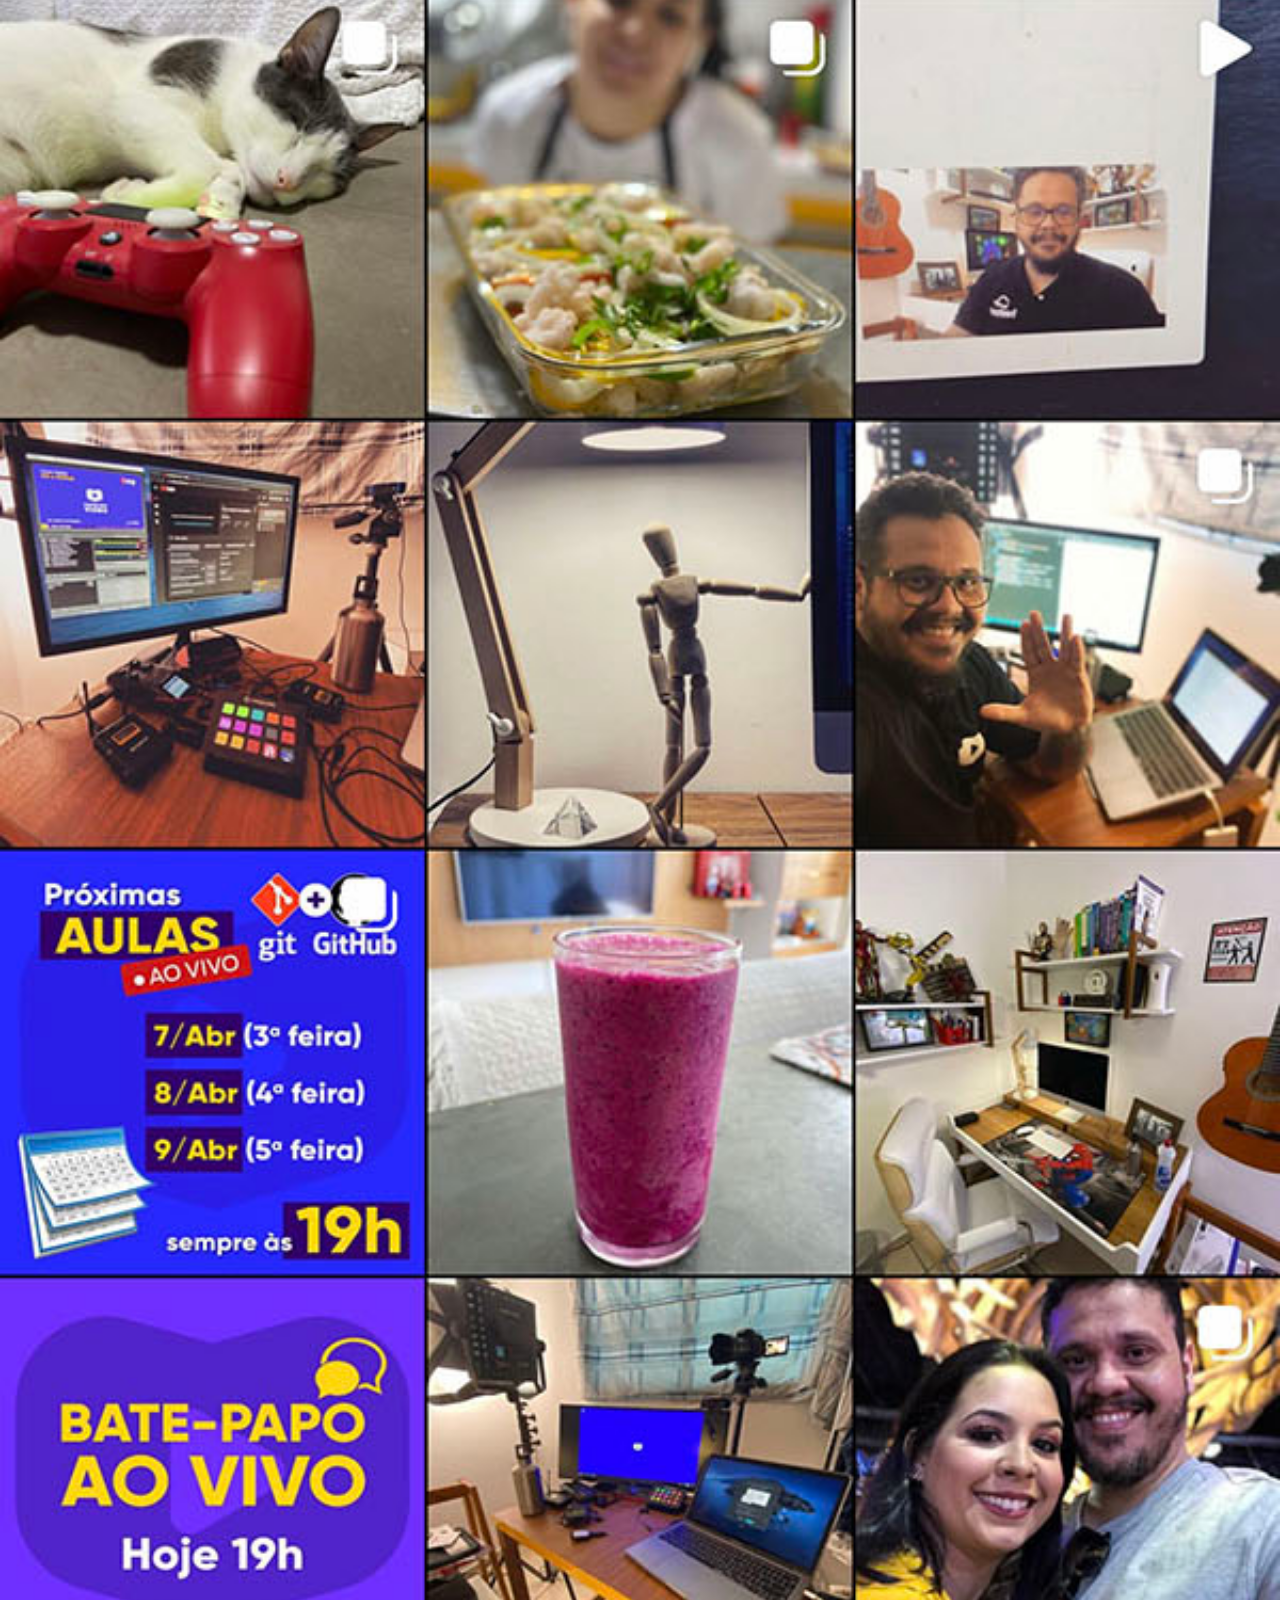
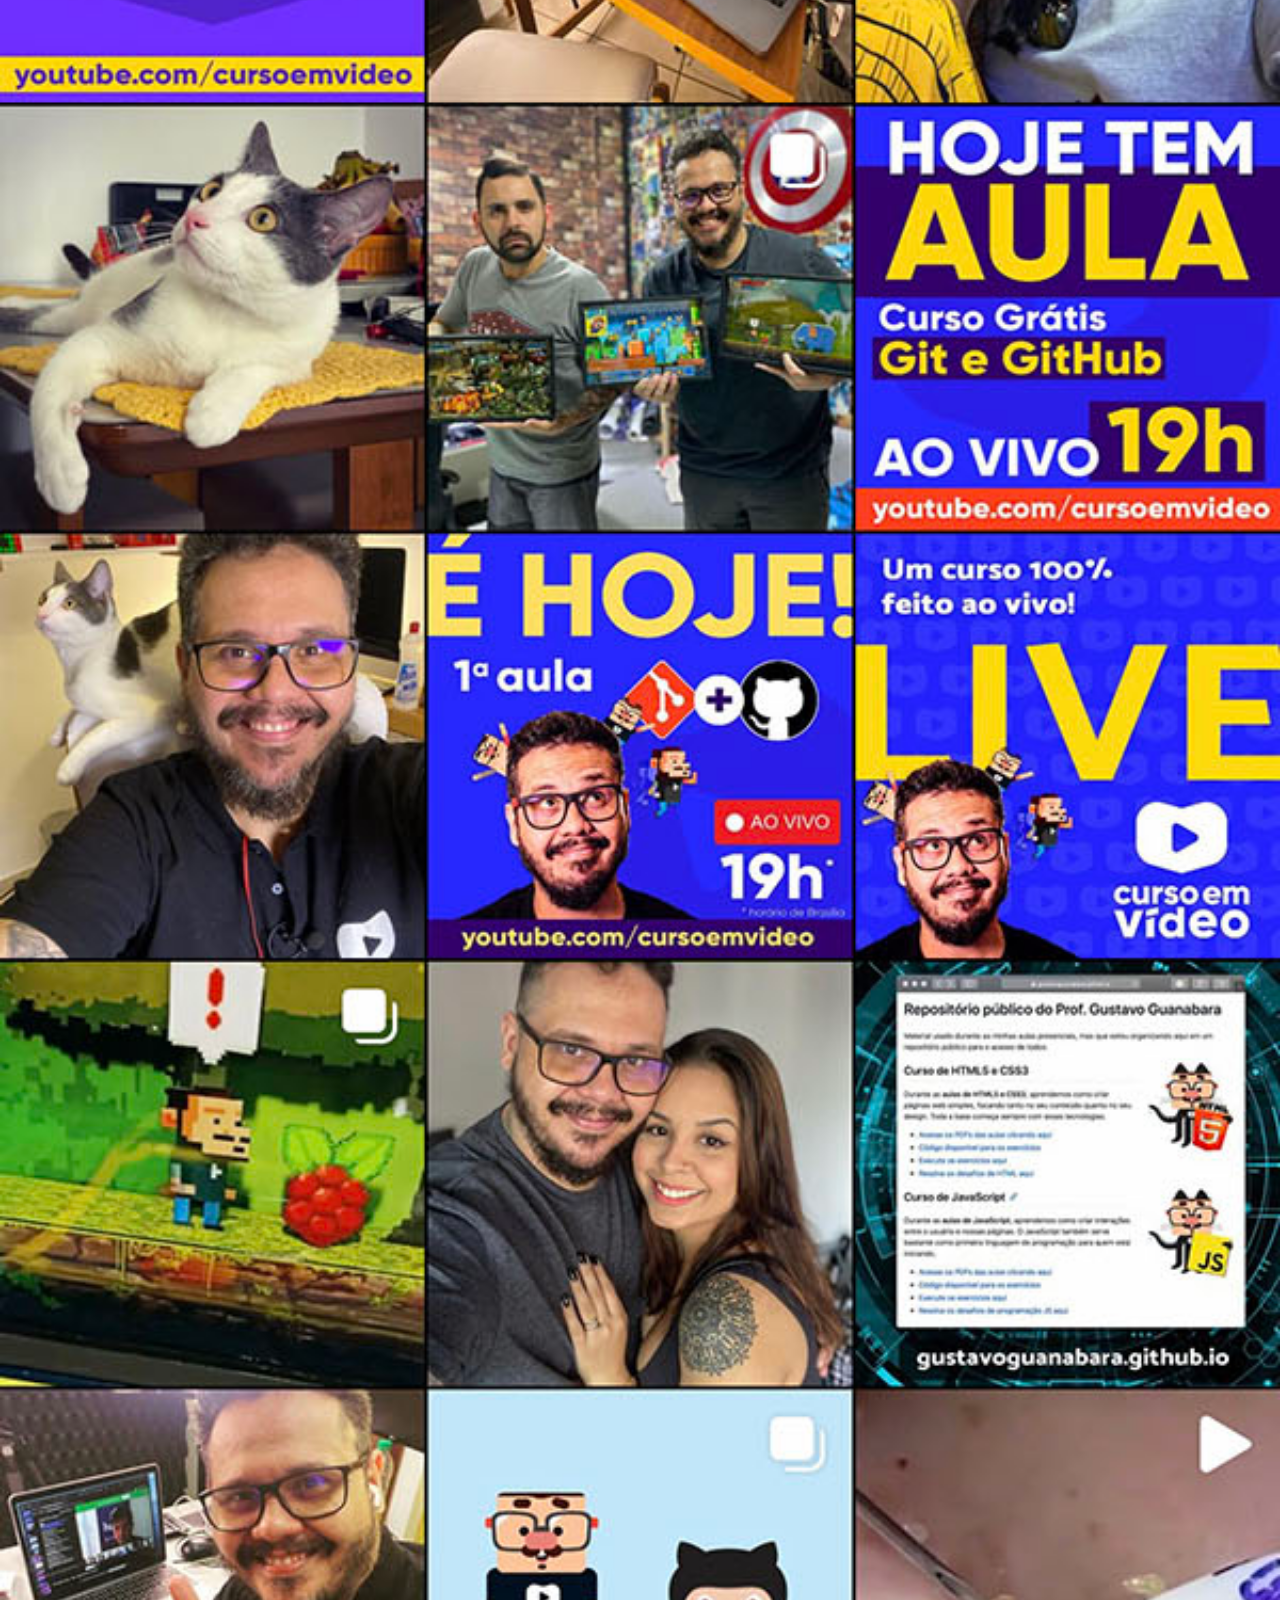
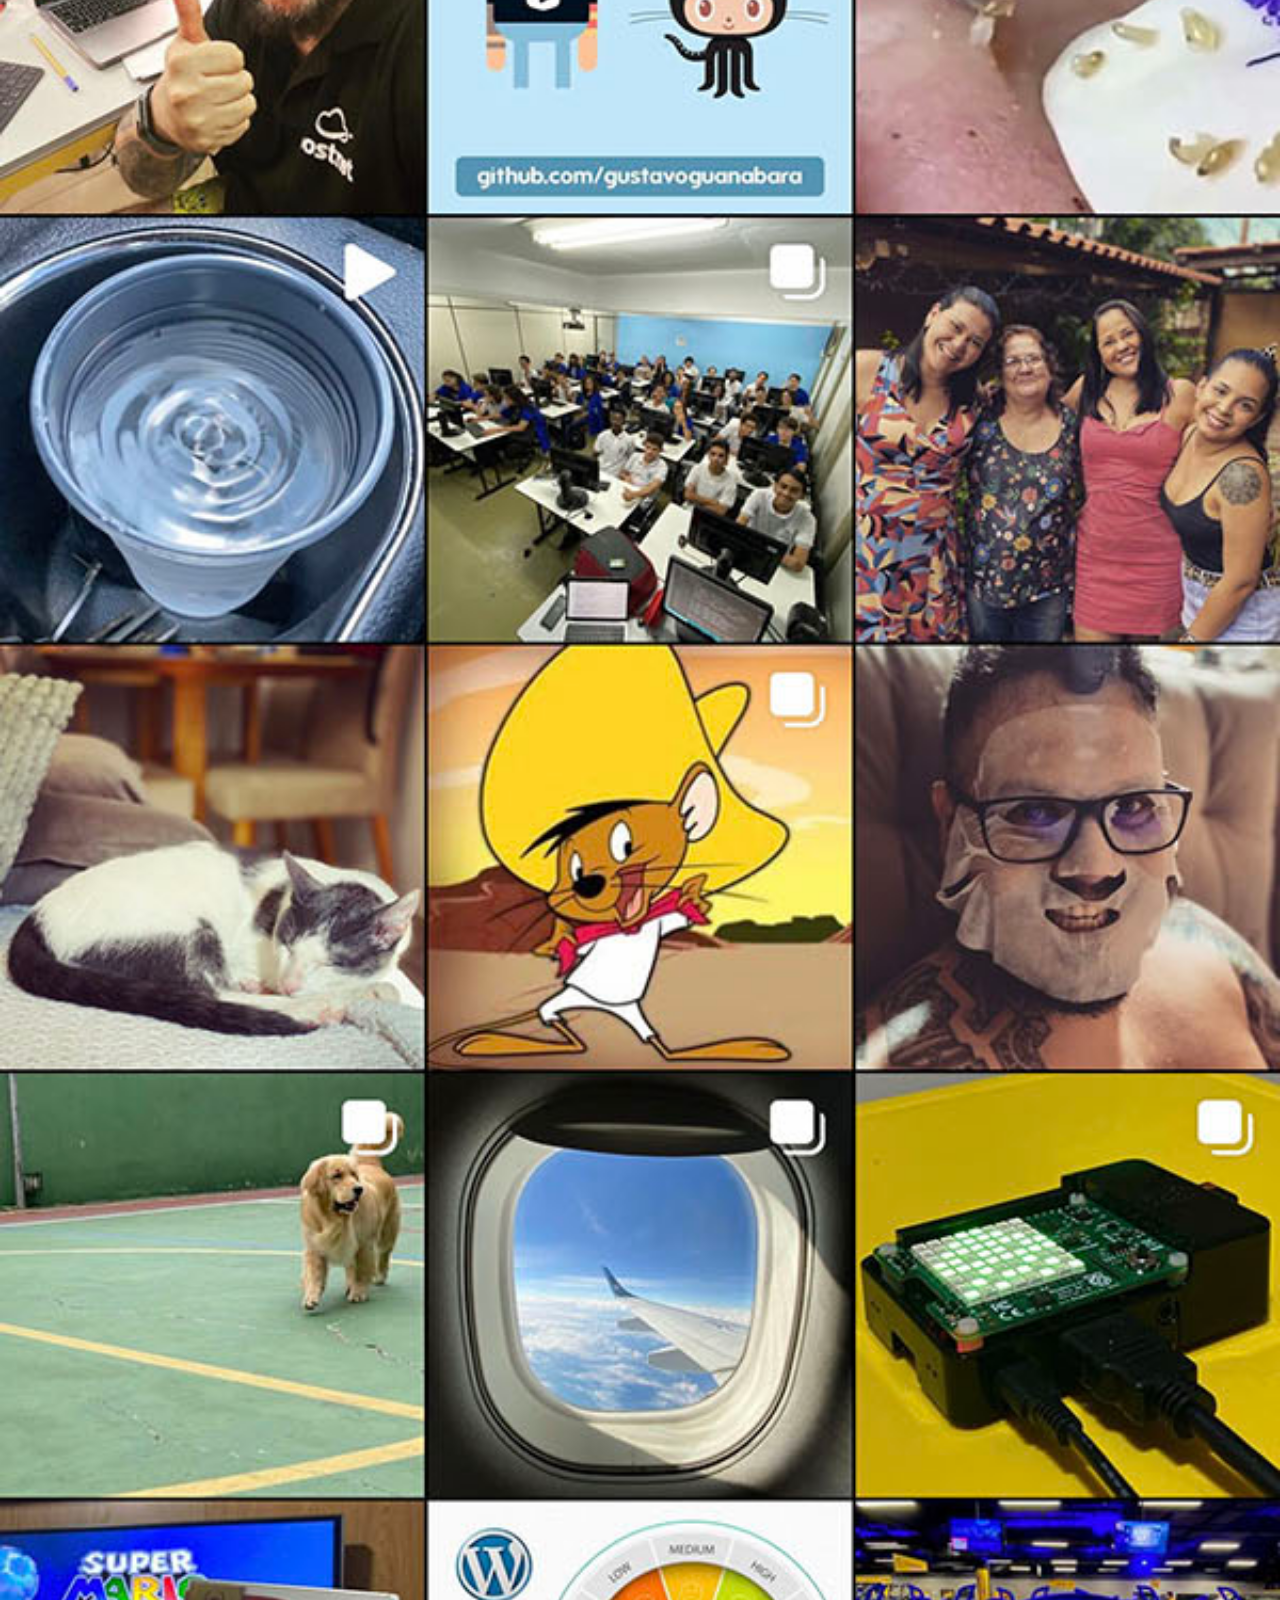
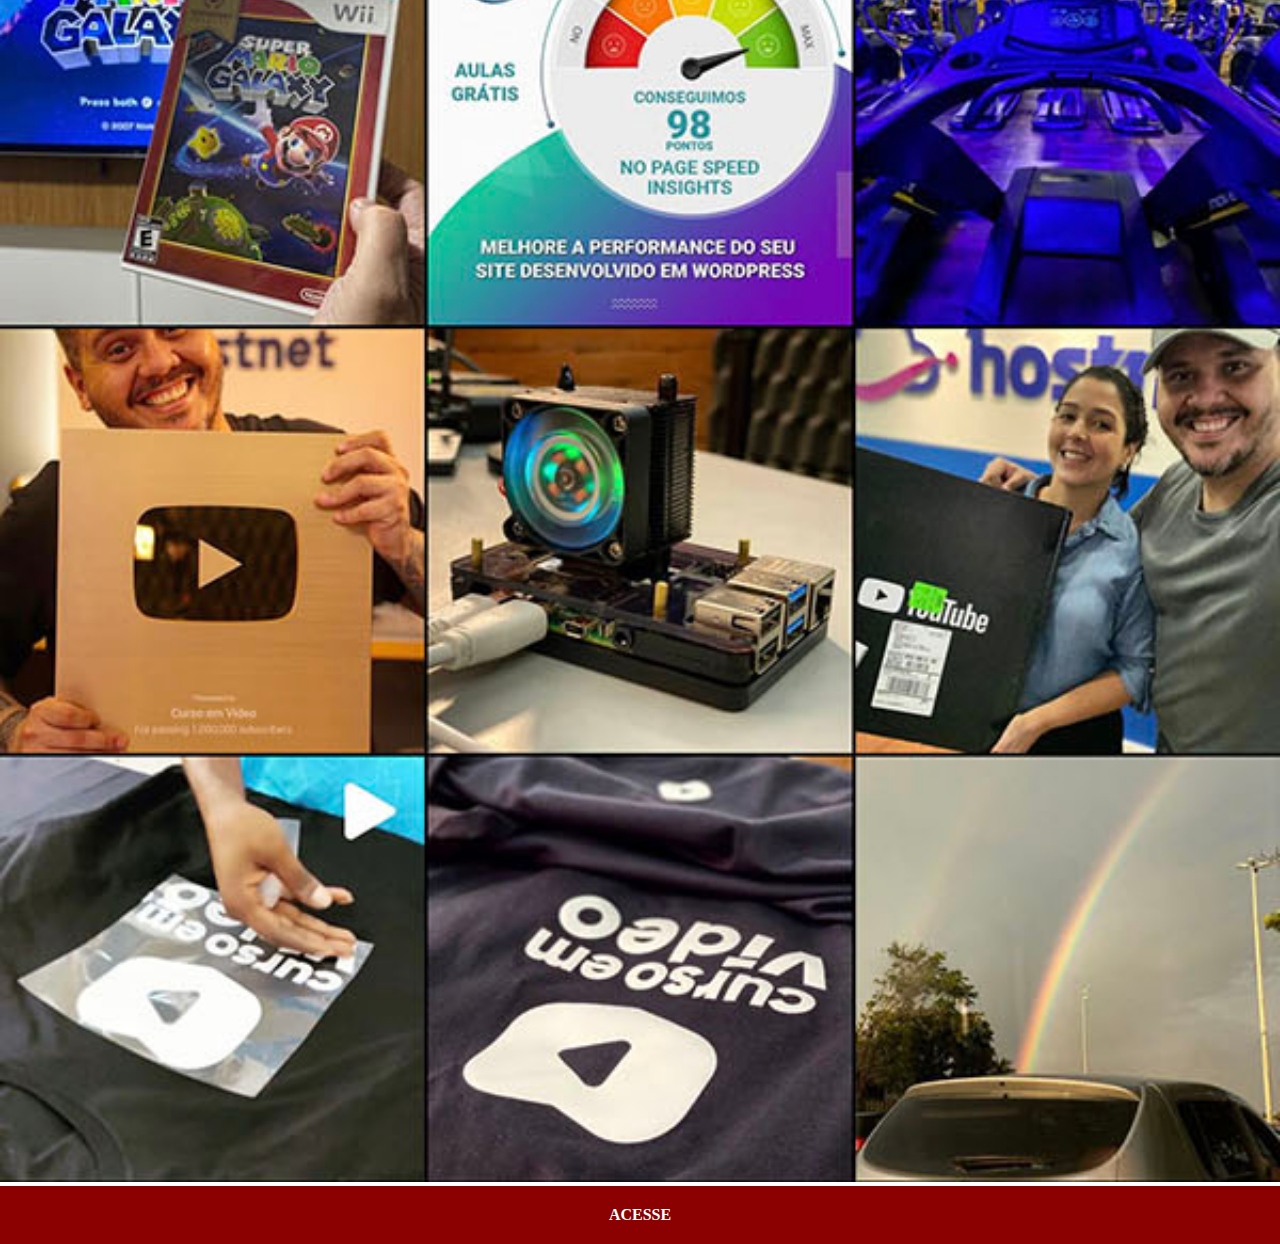
<file: instagram.html>
<!DOCTYPE html>
<html lang="en">
<head>
    <meta charset="UTF-8">
    <meta name="viewport" content="width=device-width, initial-scale=1.0">
    <link rel="stylesheet" href="estilos/social.css">
    <title>Instagram</title>
</head>
<body>
    <img src="imagens/tela-instagram.jpg" alt="">
    <a href="https://www.instagram.com/gustavoguanabara/" target="_blank" >ACESSE</a>
</body>
</html>
</file>
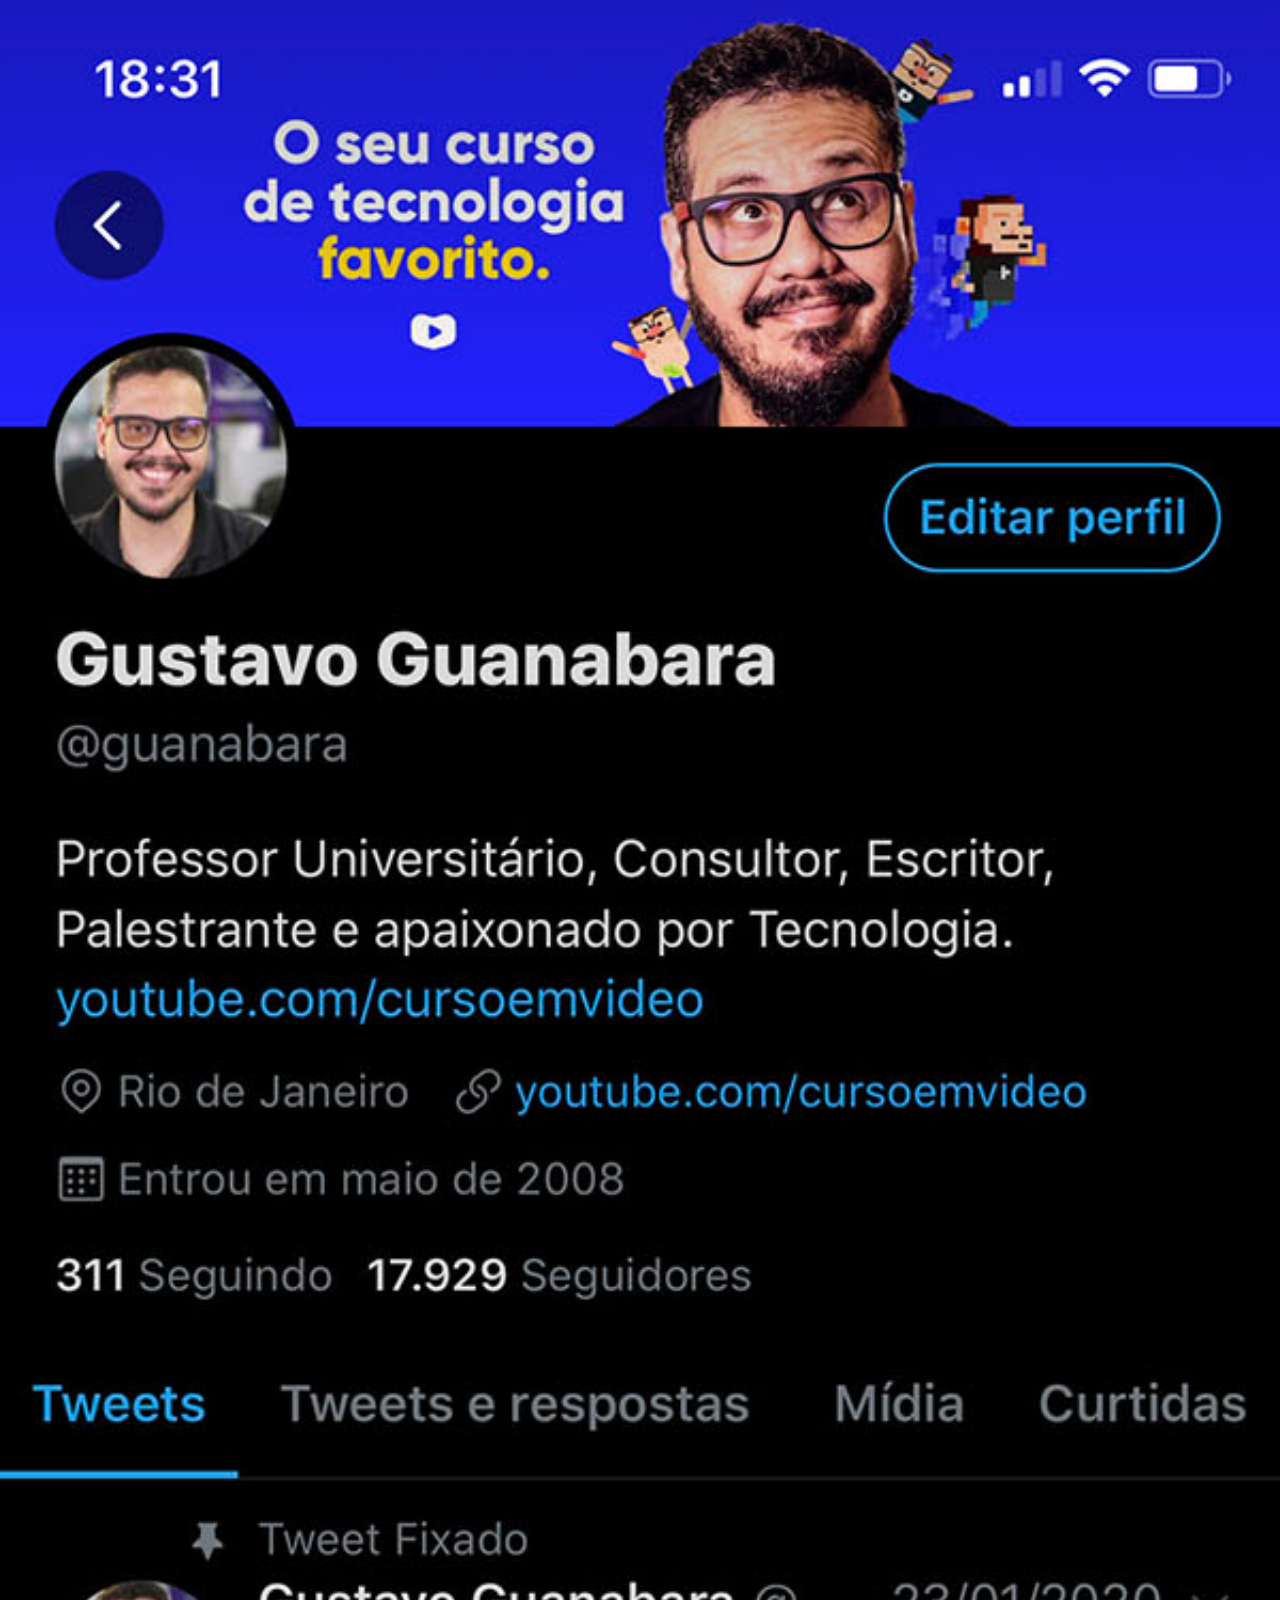
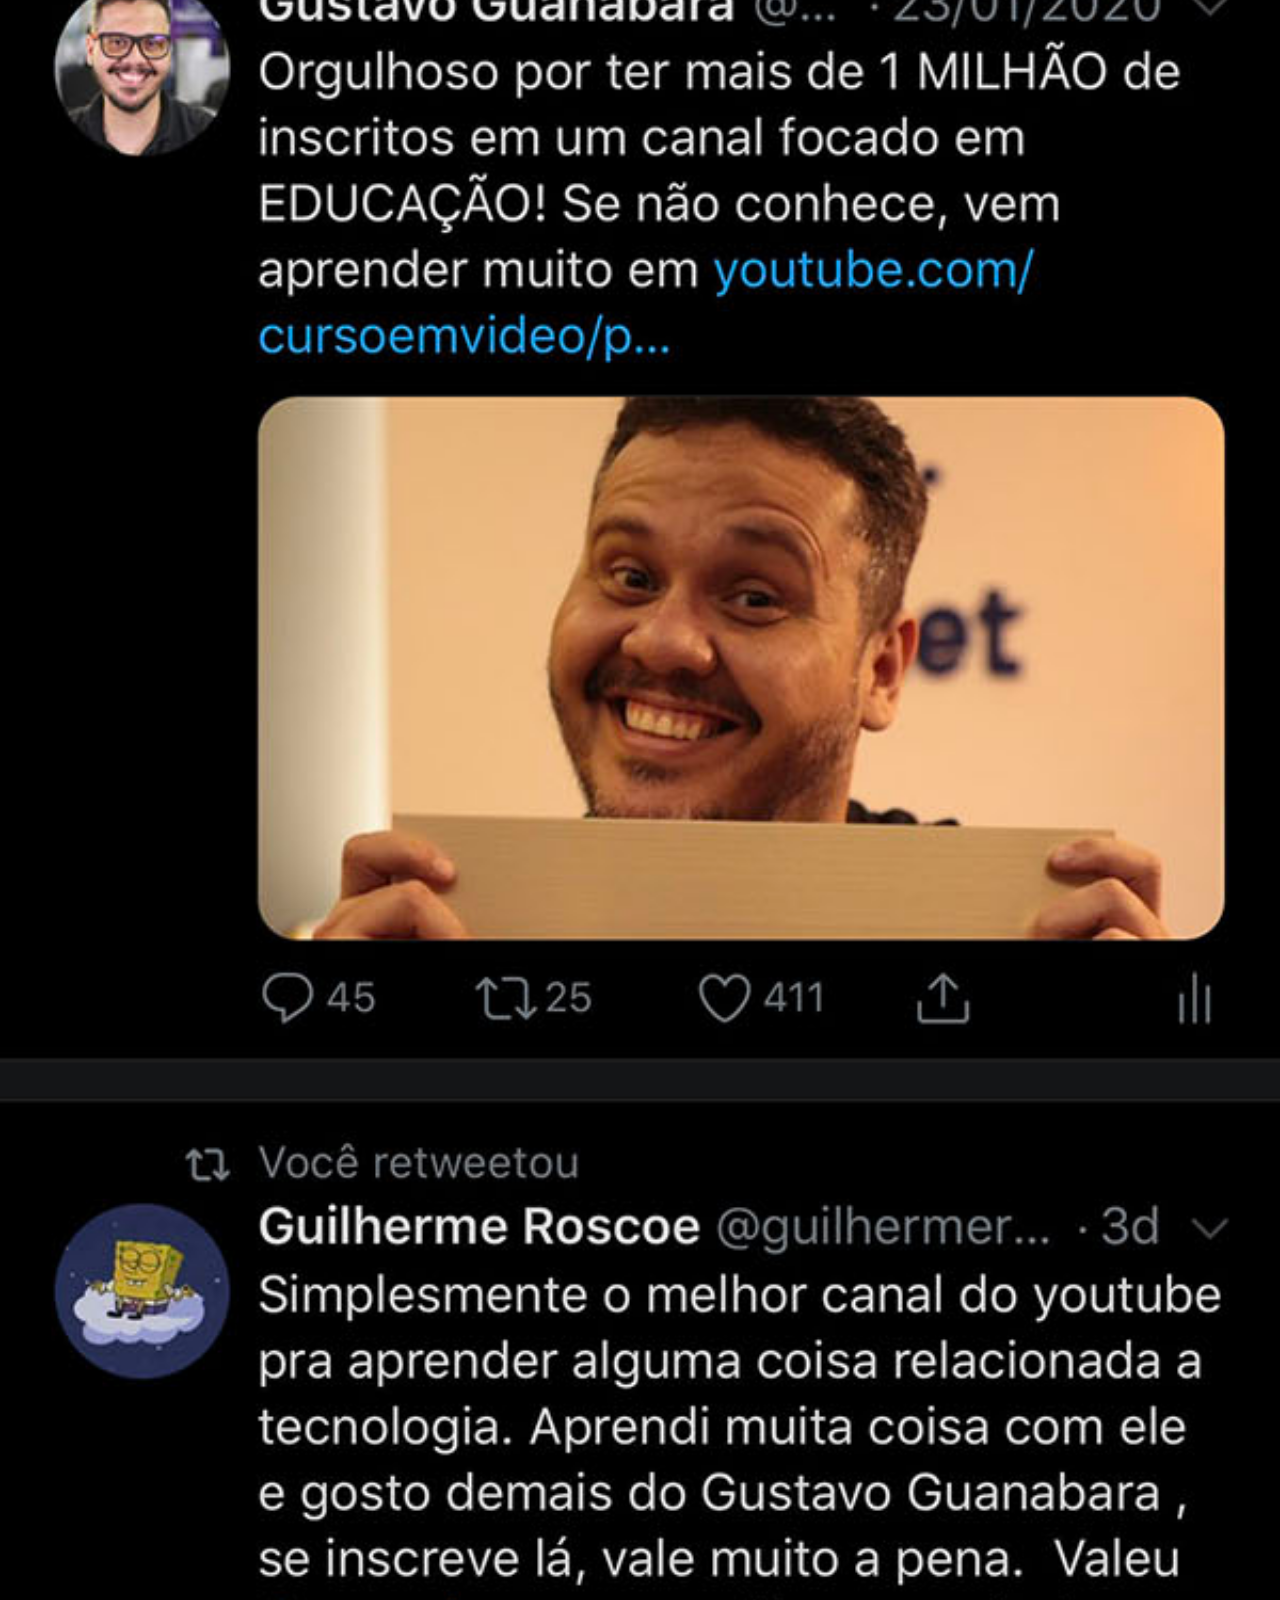
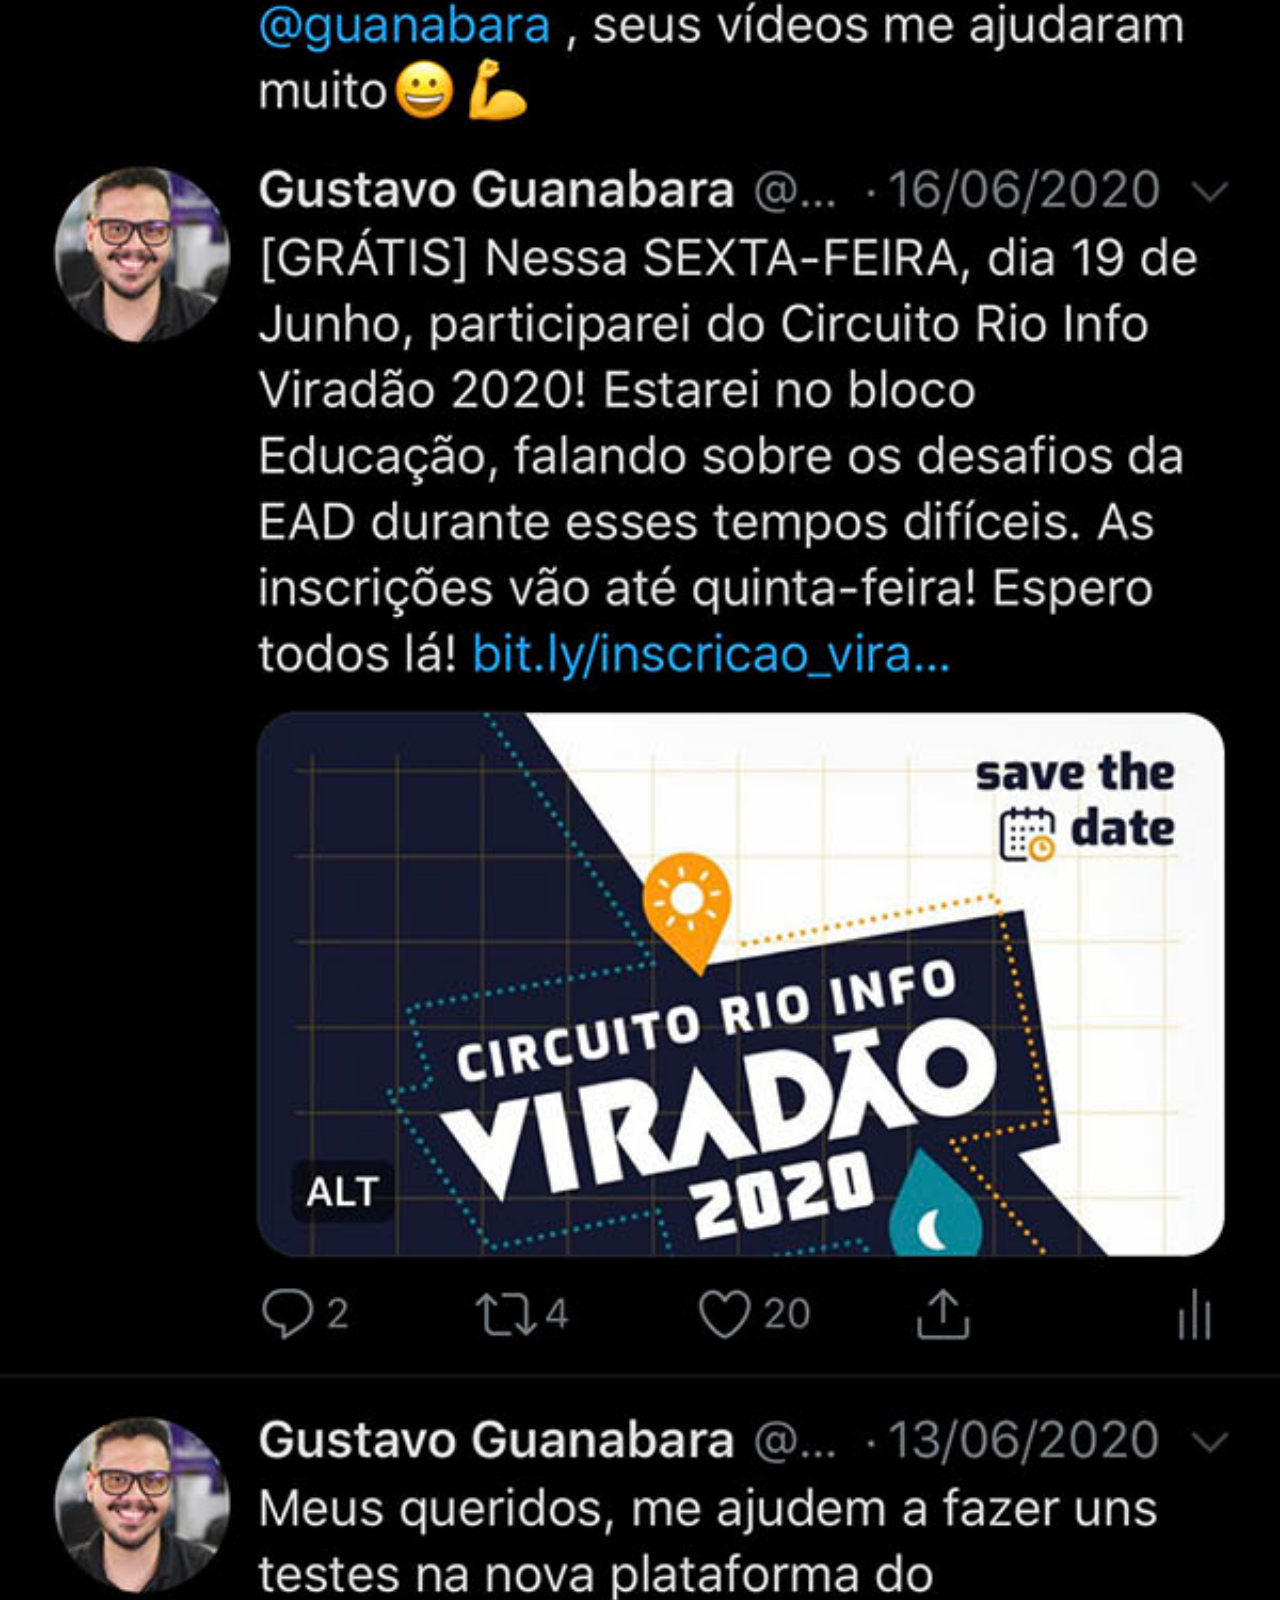
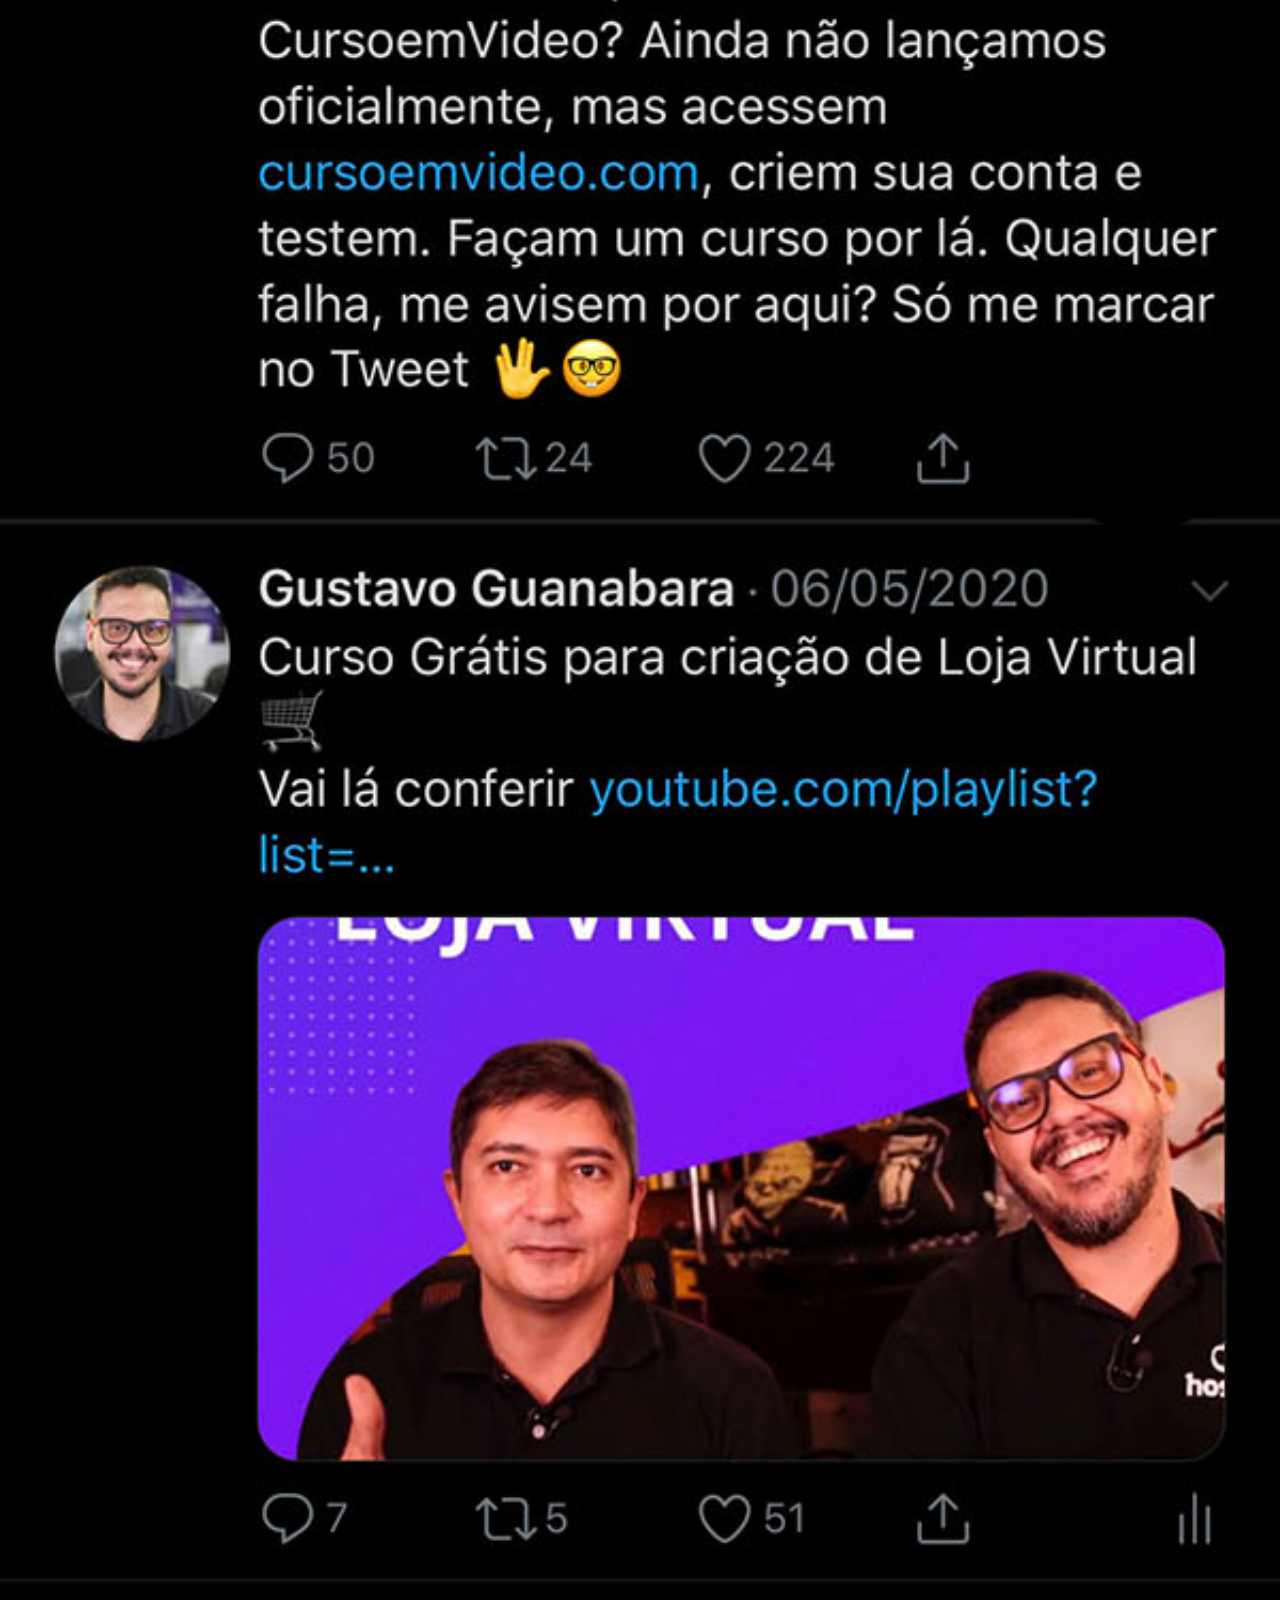
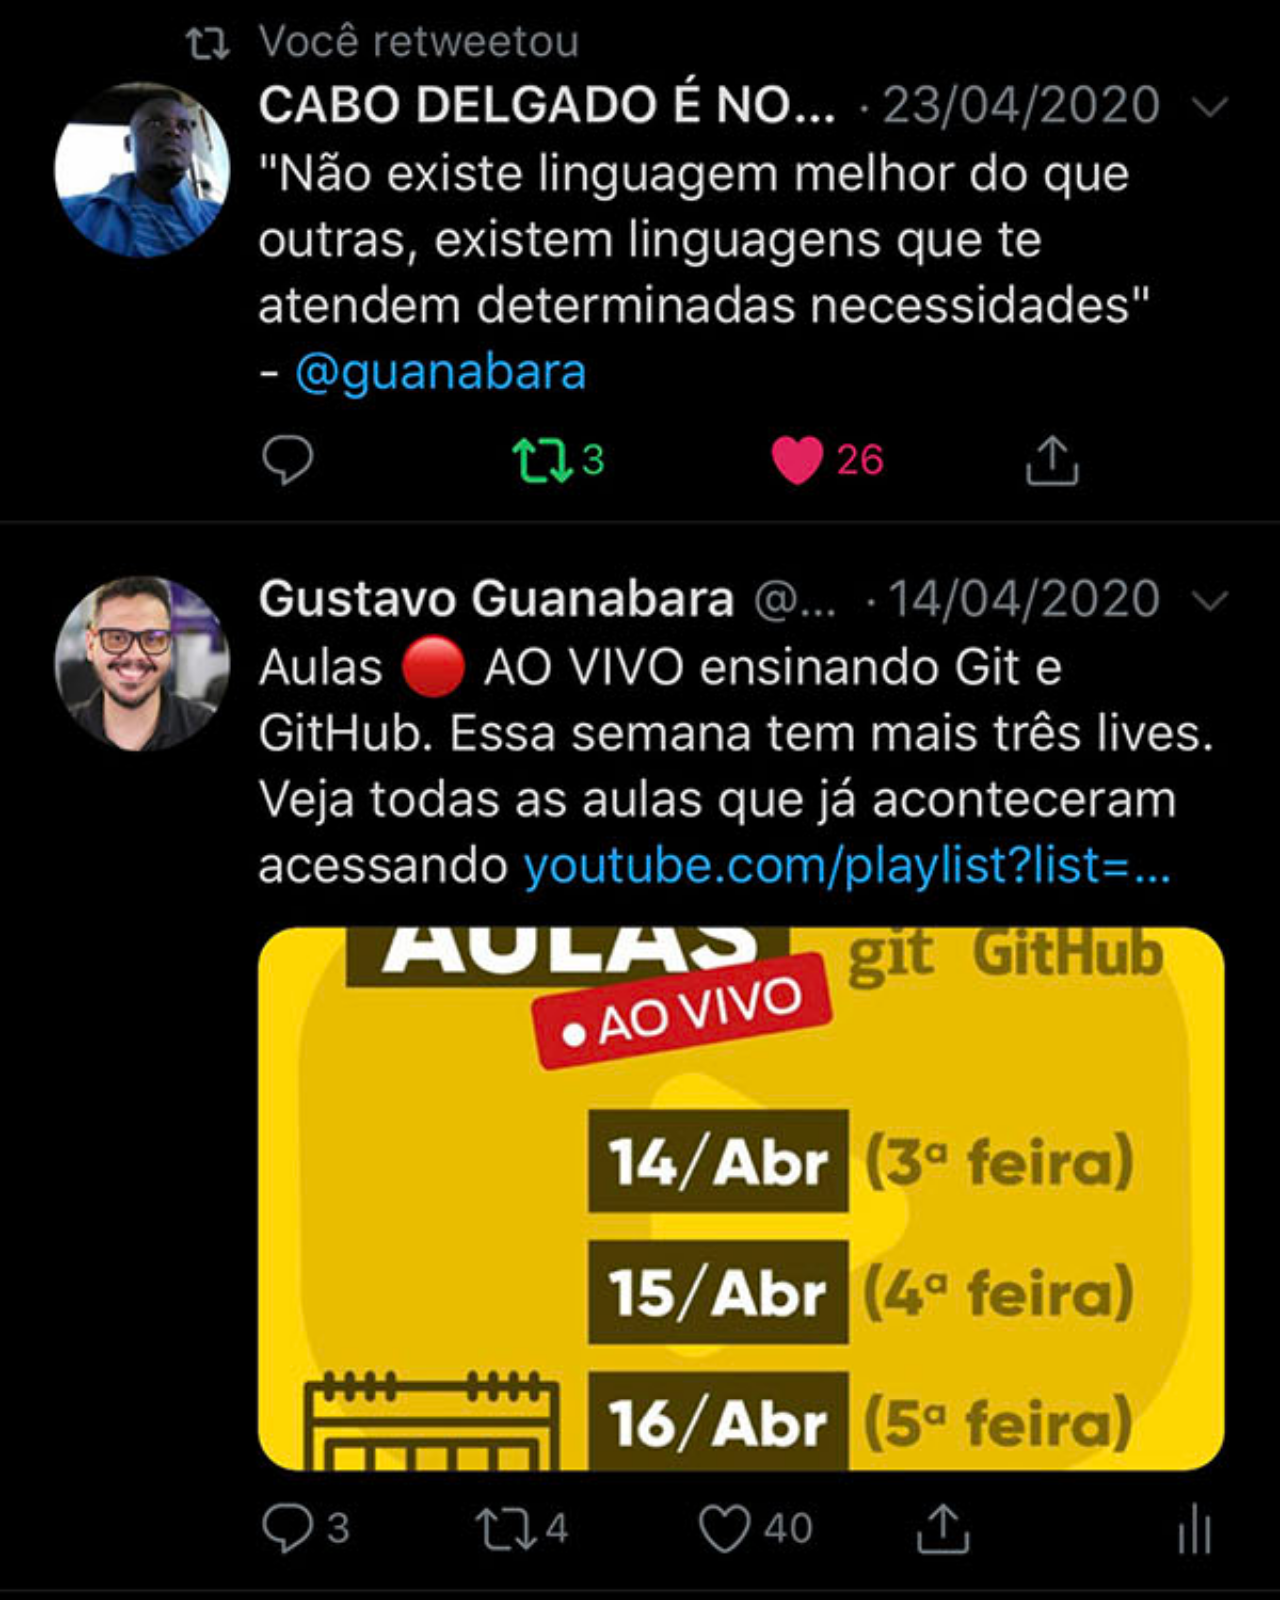
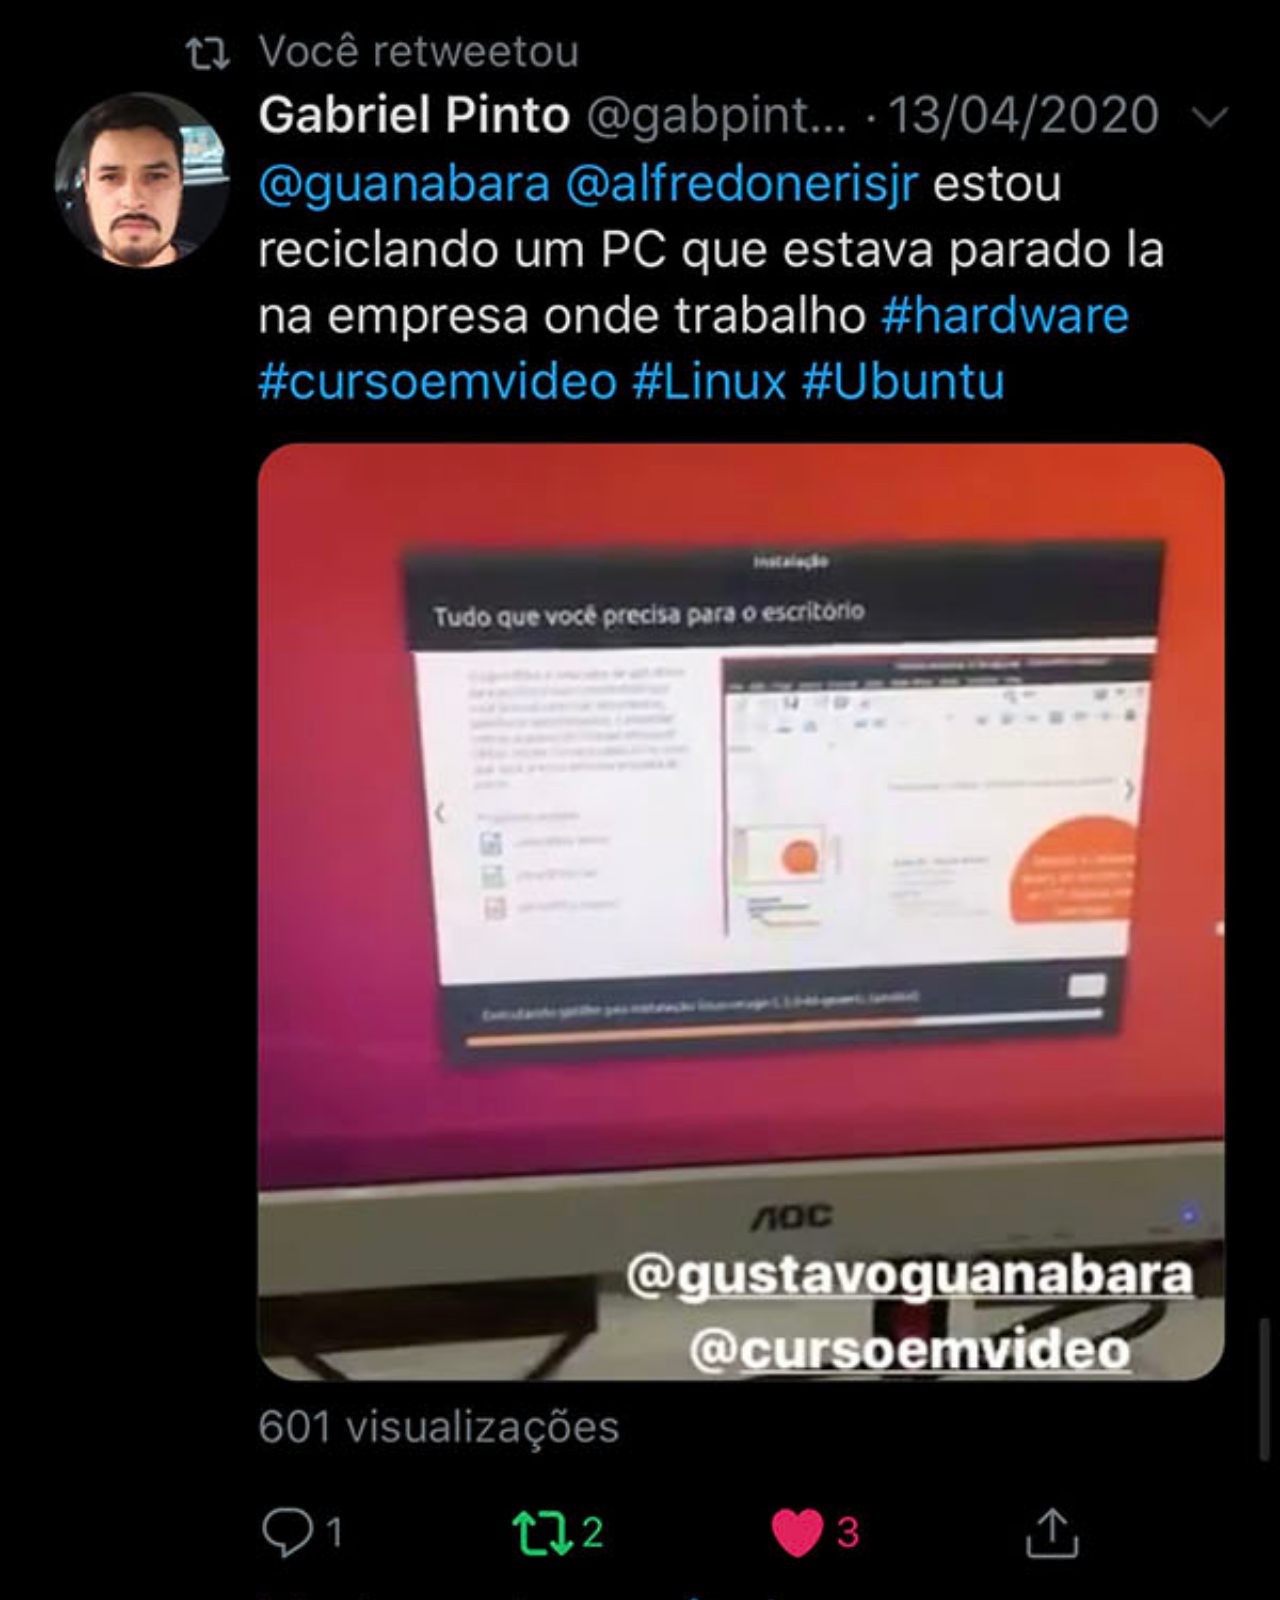
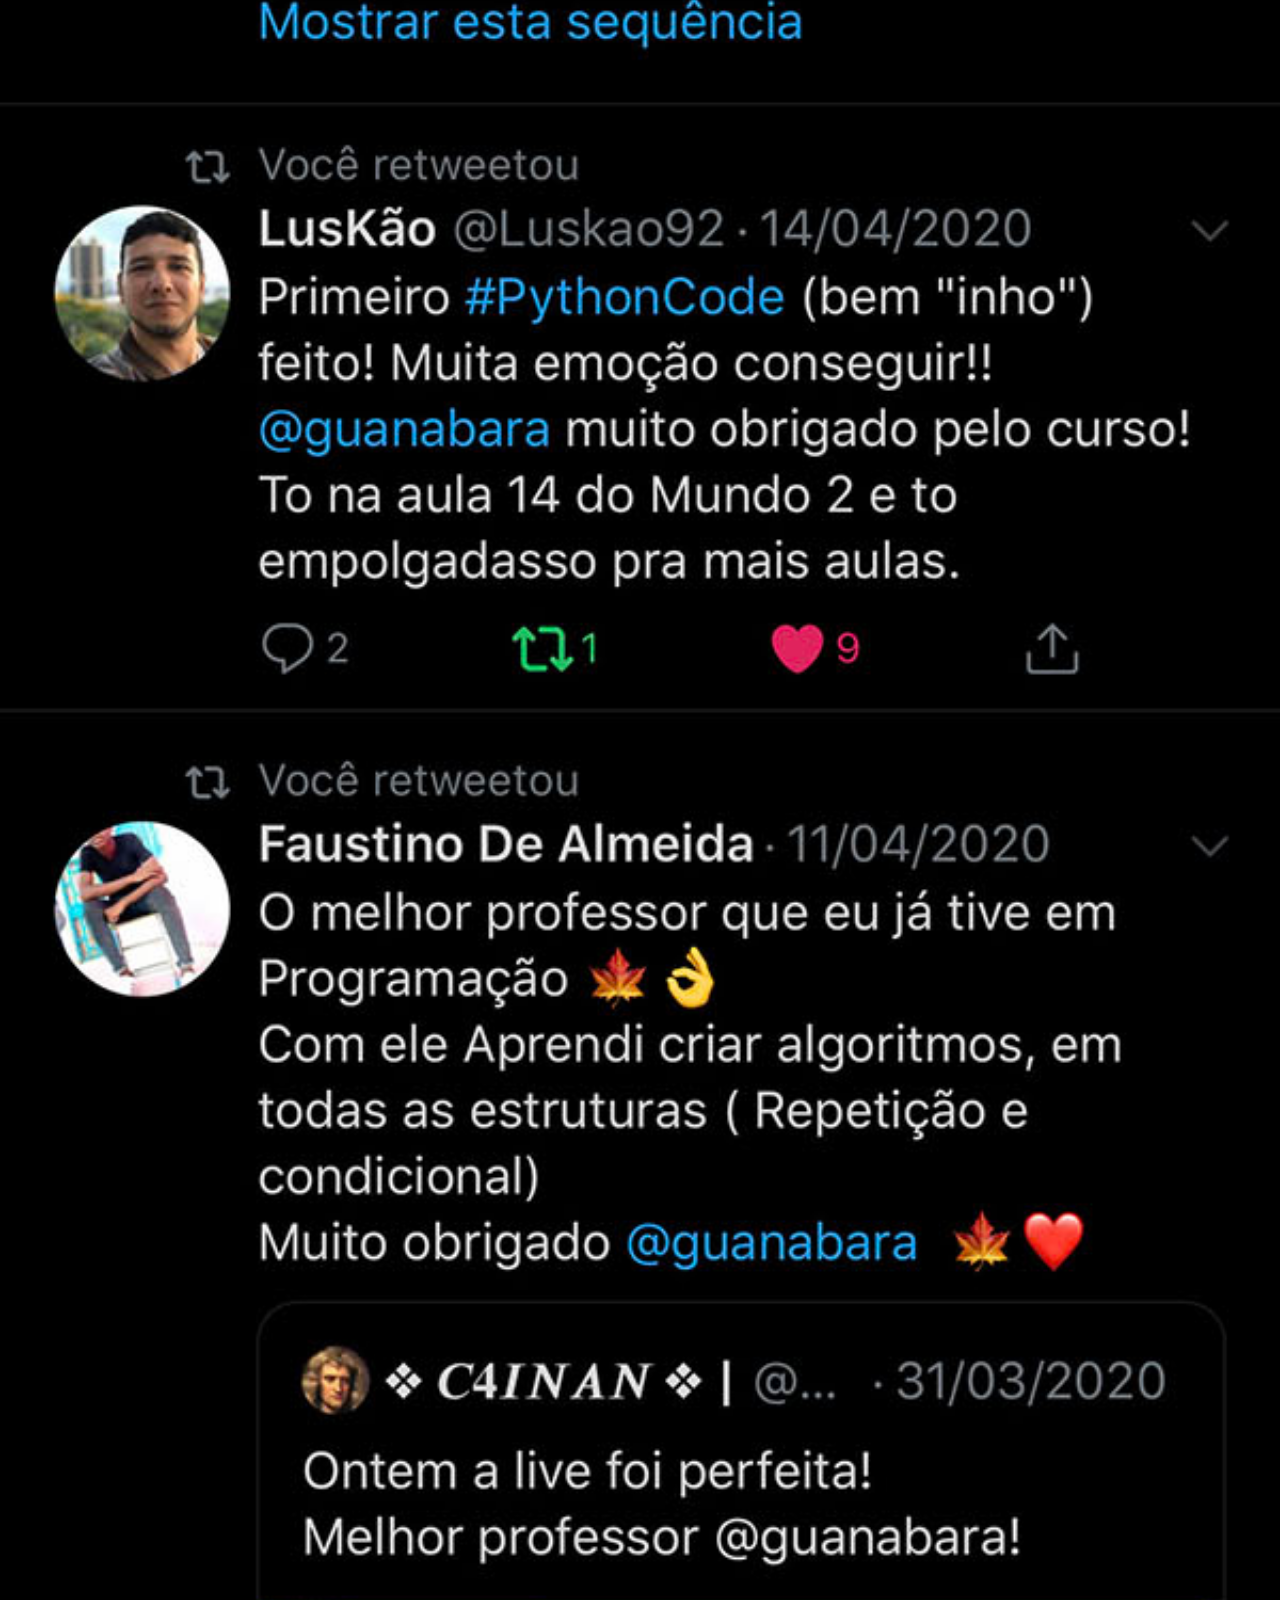
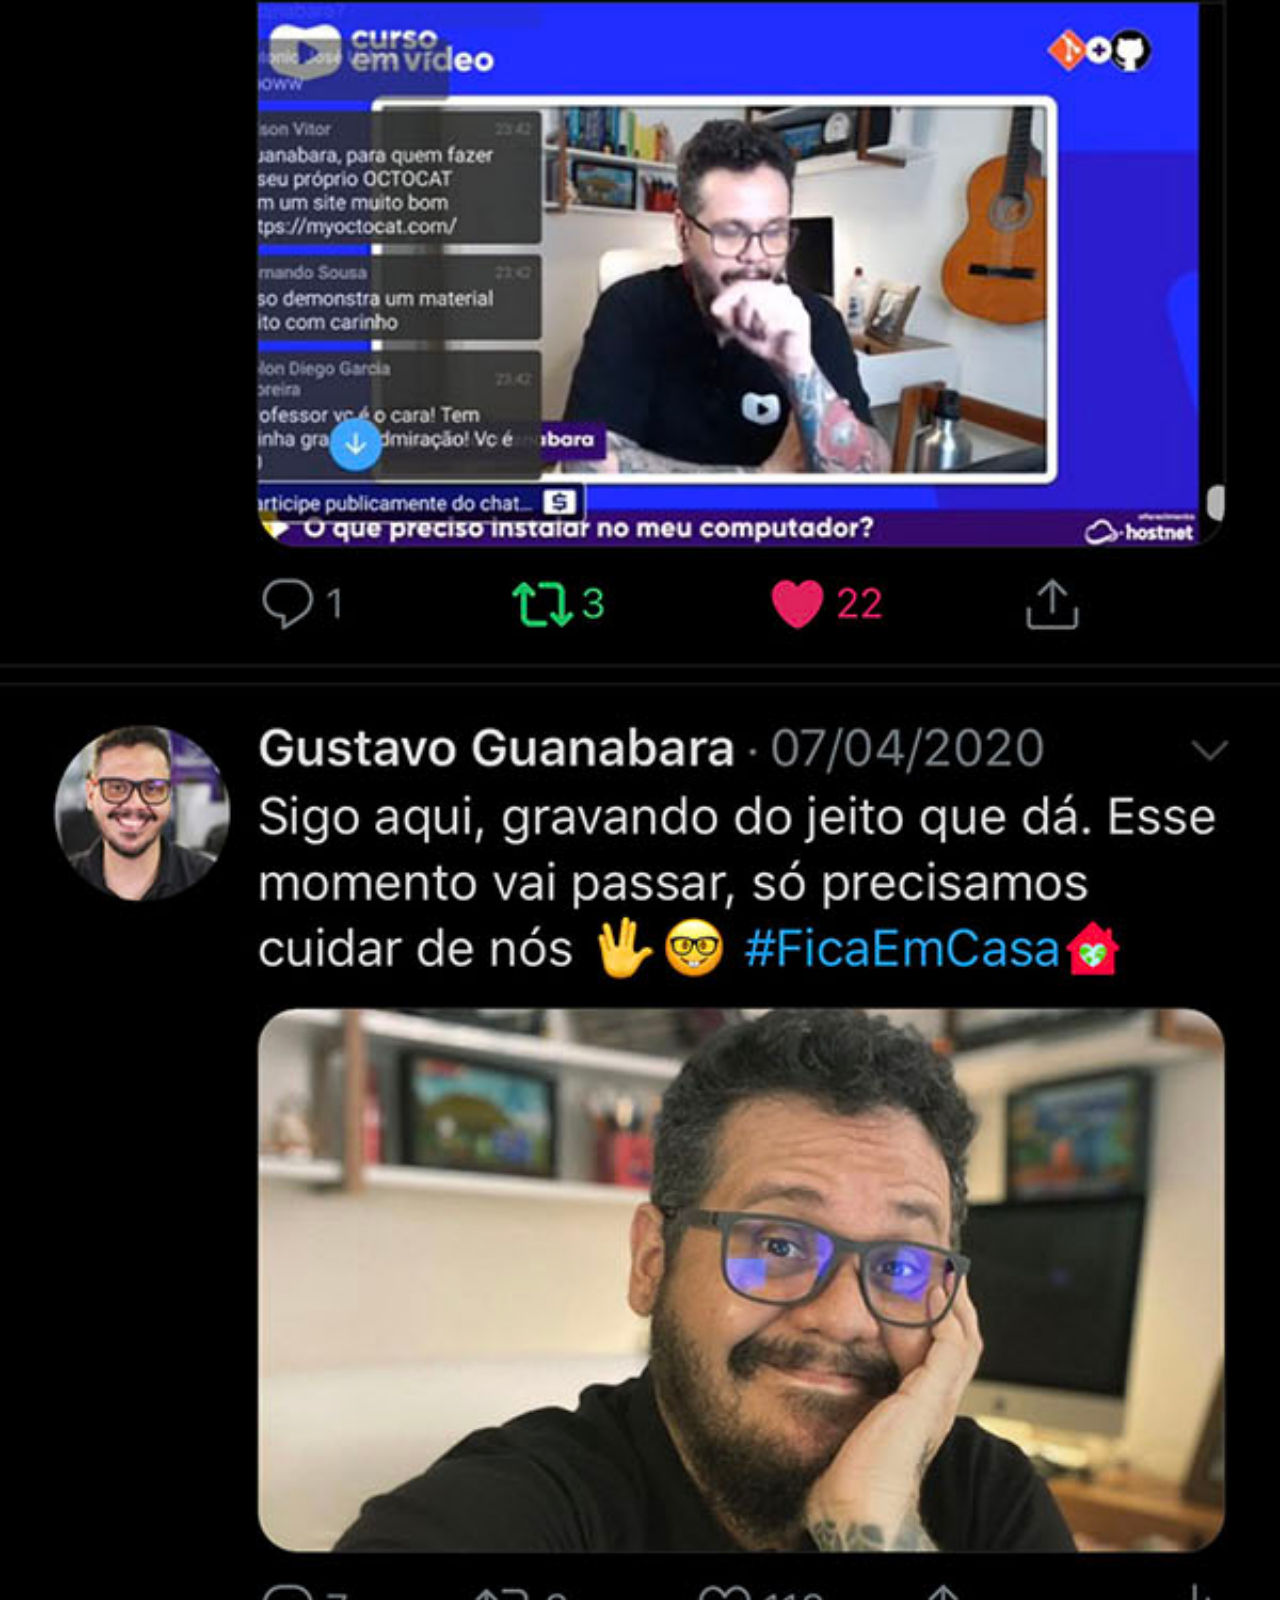
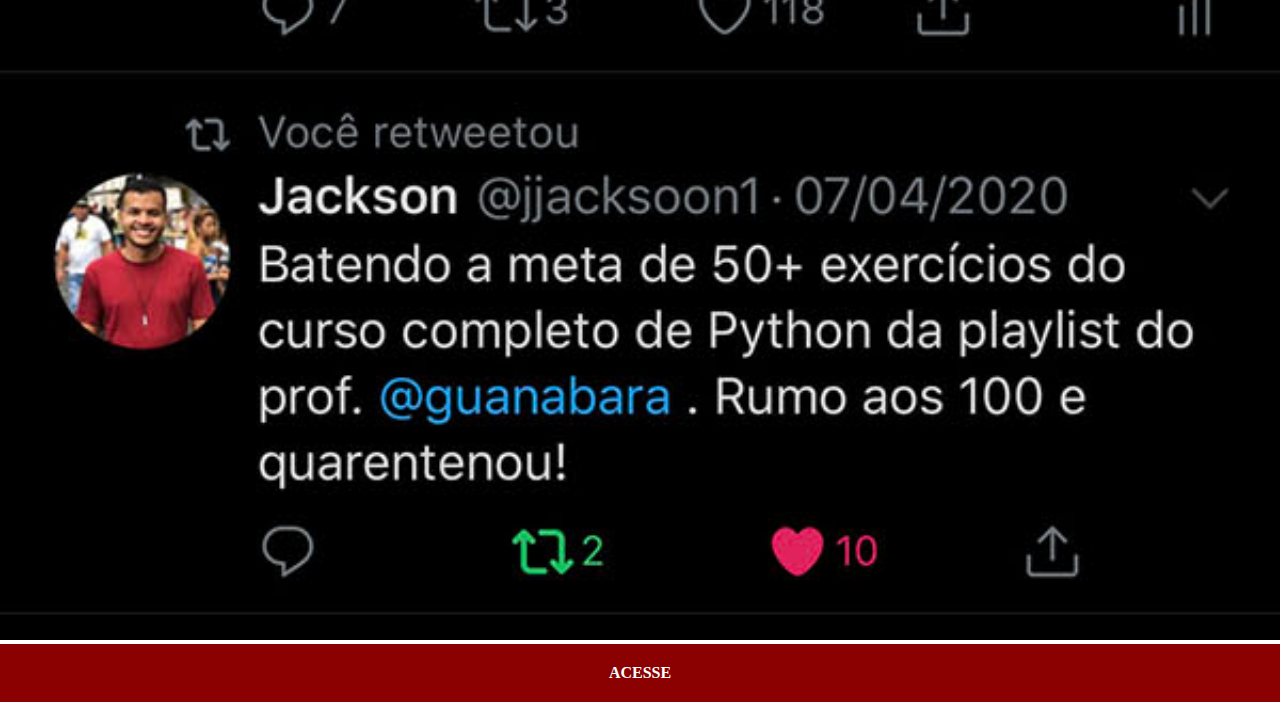
<file: twitter.html>
<!DOCTYPE html>
<html lang="pt-br">
<head>
    <meta charset="UTF-8">
    <meta name="viewport" content="width=device-width, initial-scale=1.0">
    <link rel="stylesheet" href="estilos/social.css">
    <title>Twitter</title>
</head>
<body>
    <img src="imagens/tela-twitter.jpg" alt="">
    <a href="https://twitter.com/?logout=1687733273593" target="_blank" rel="next">ACESSE</a>
</body>
</html>
</file>
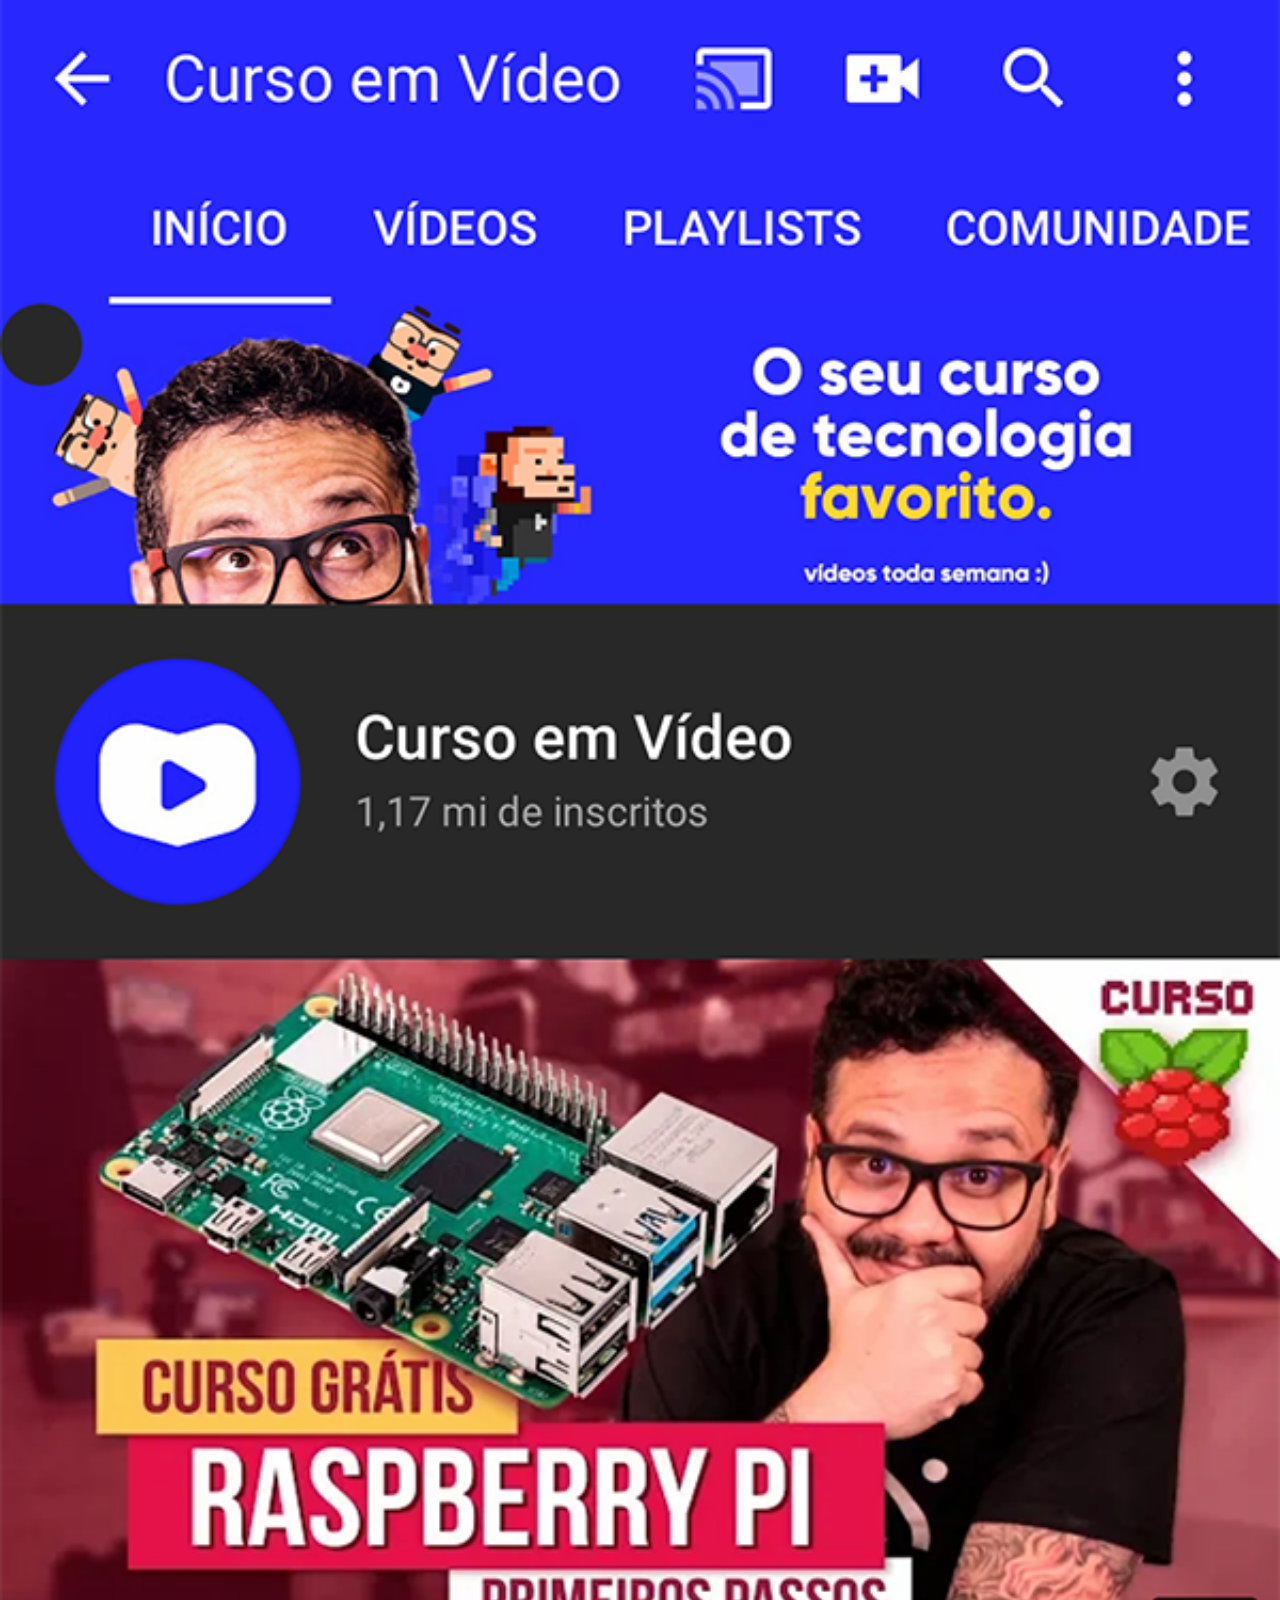
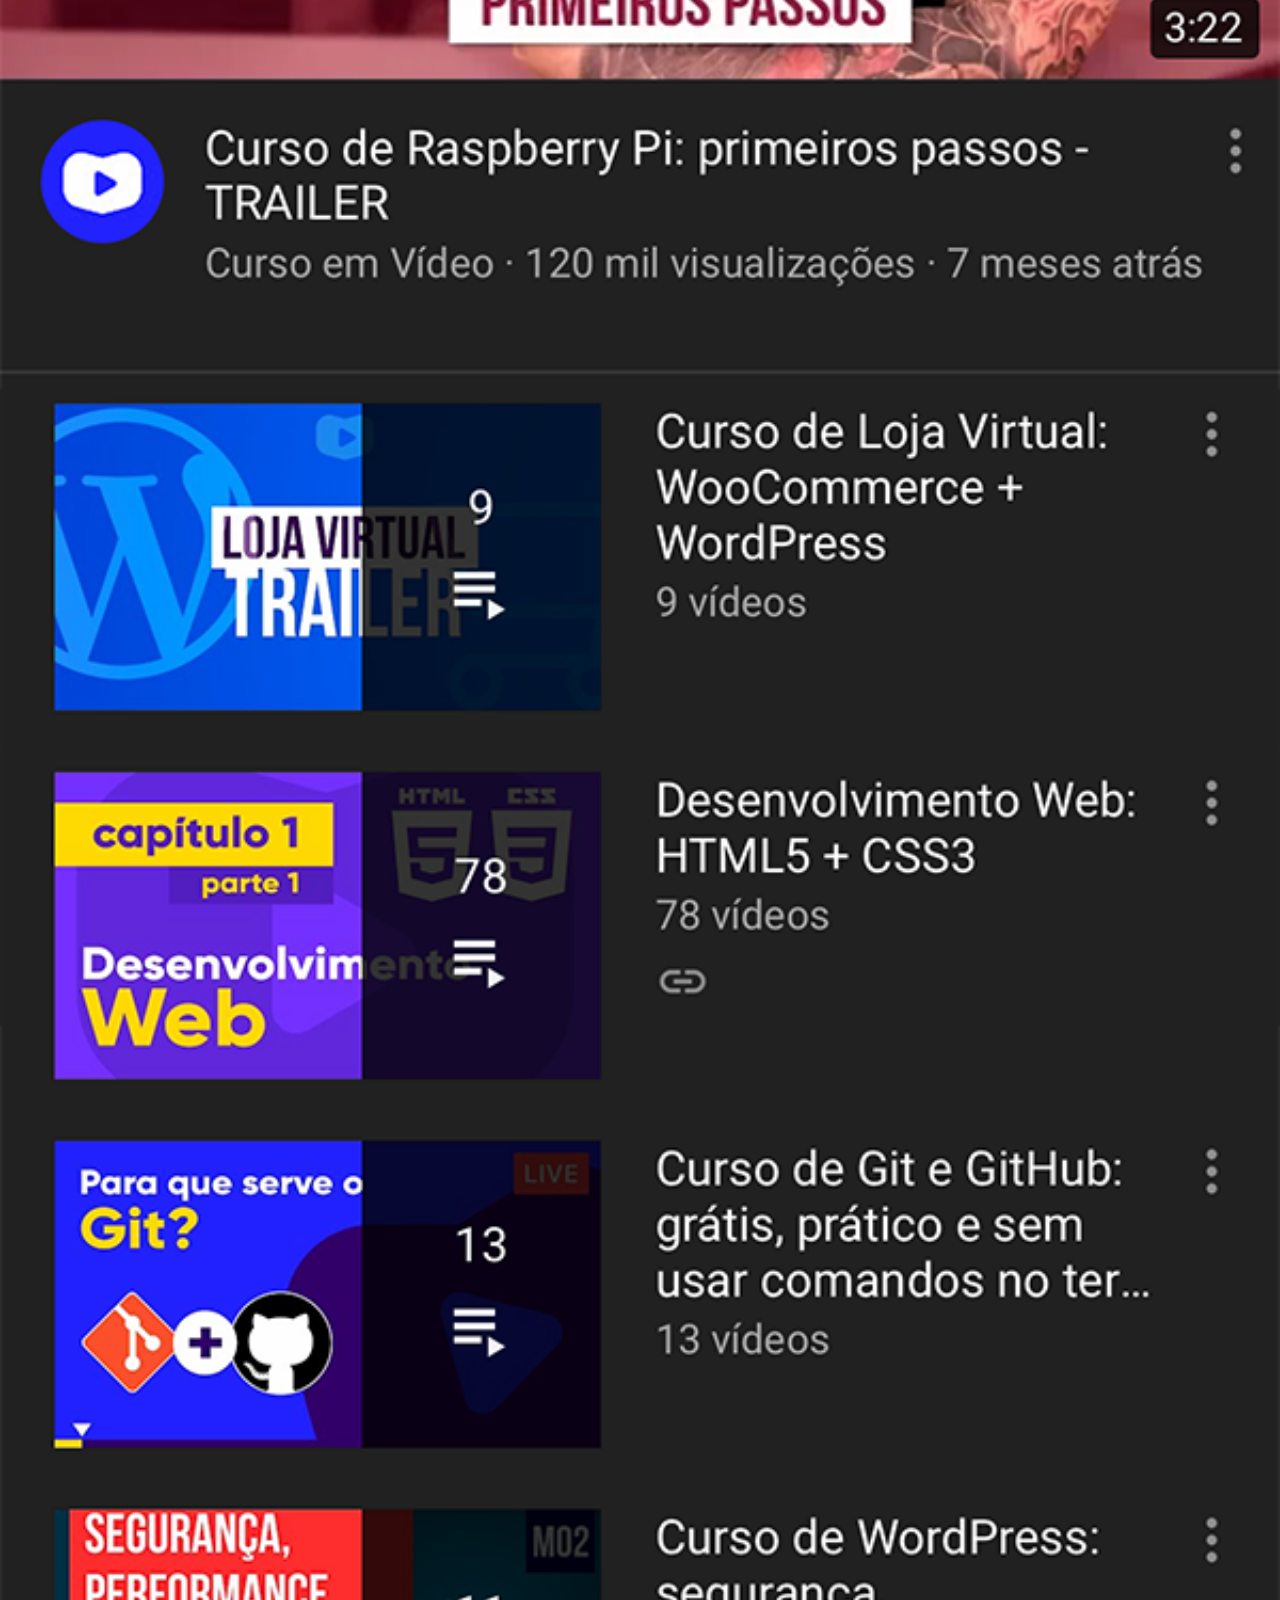
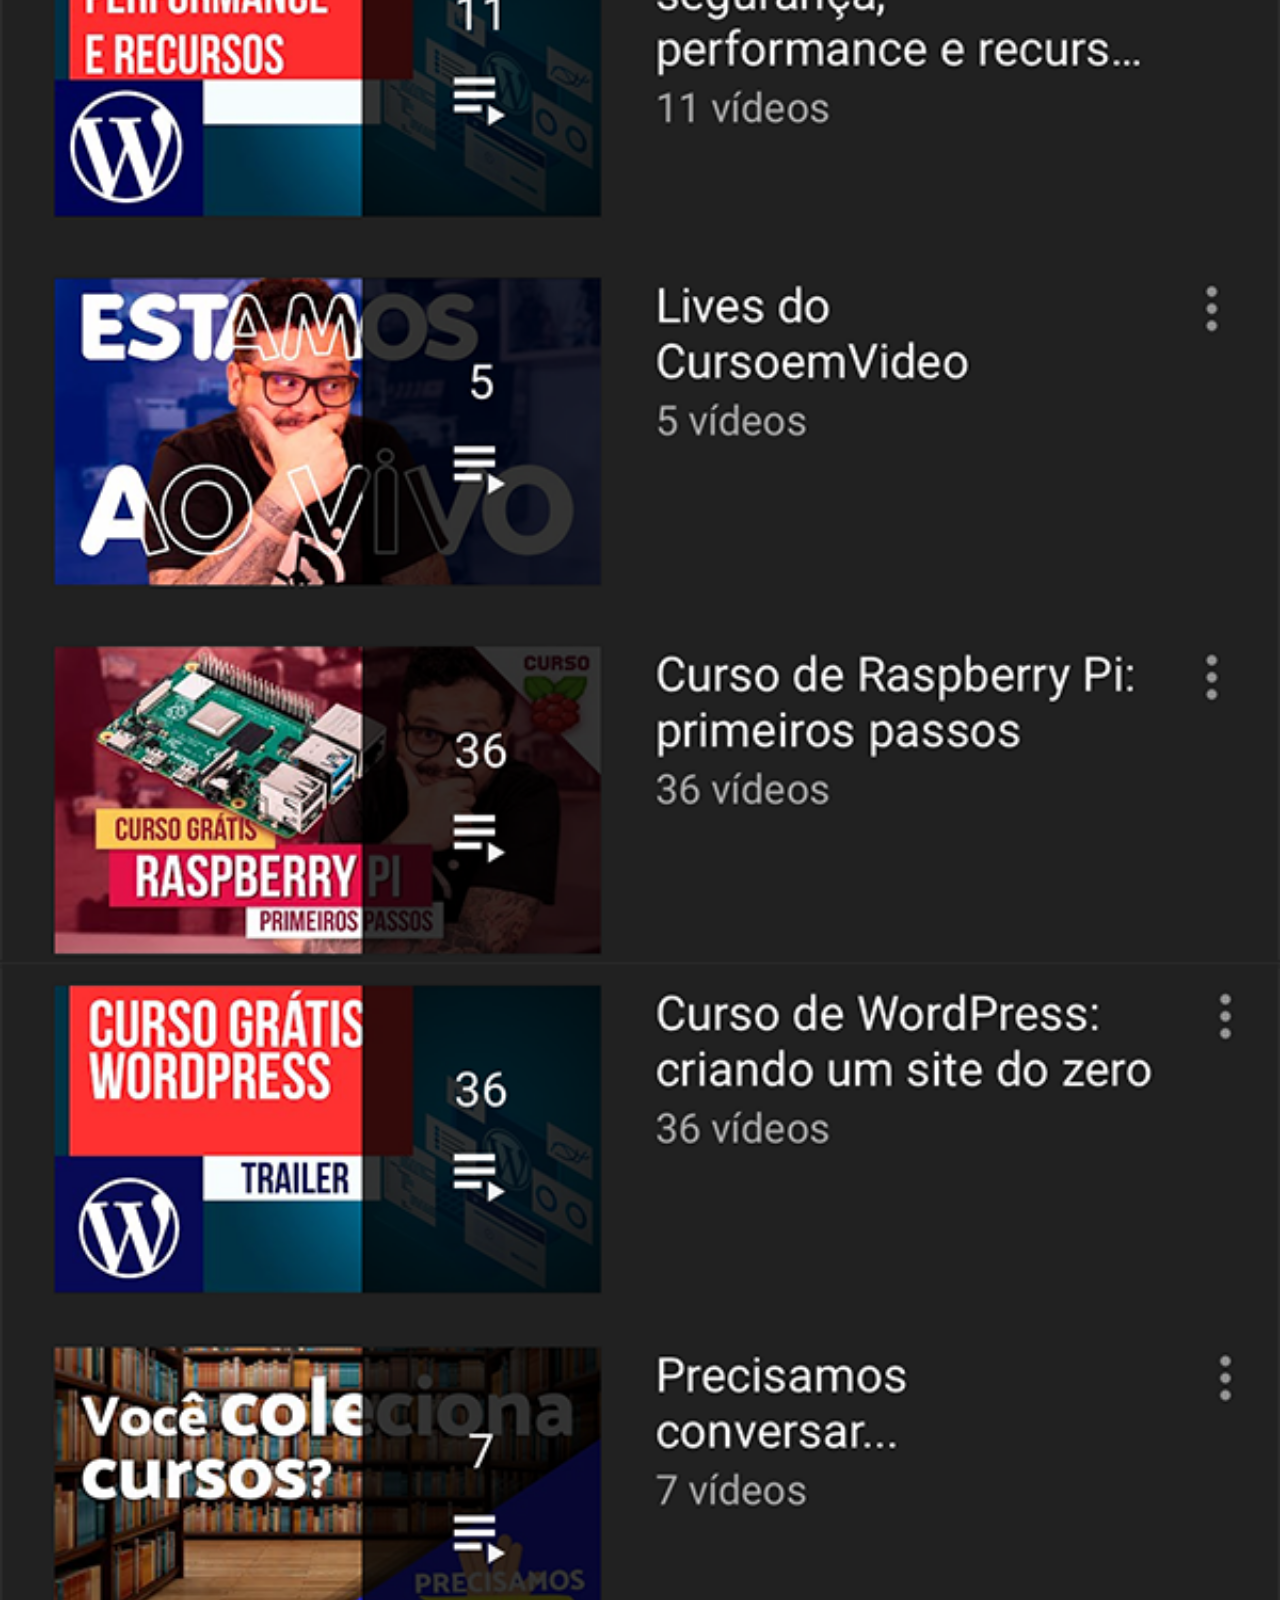
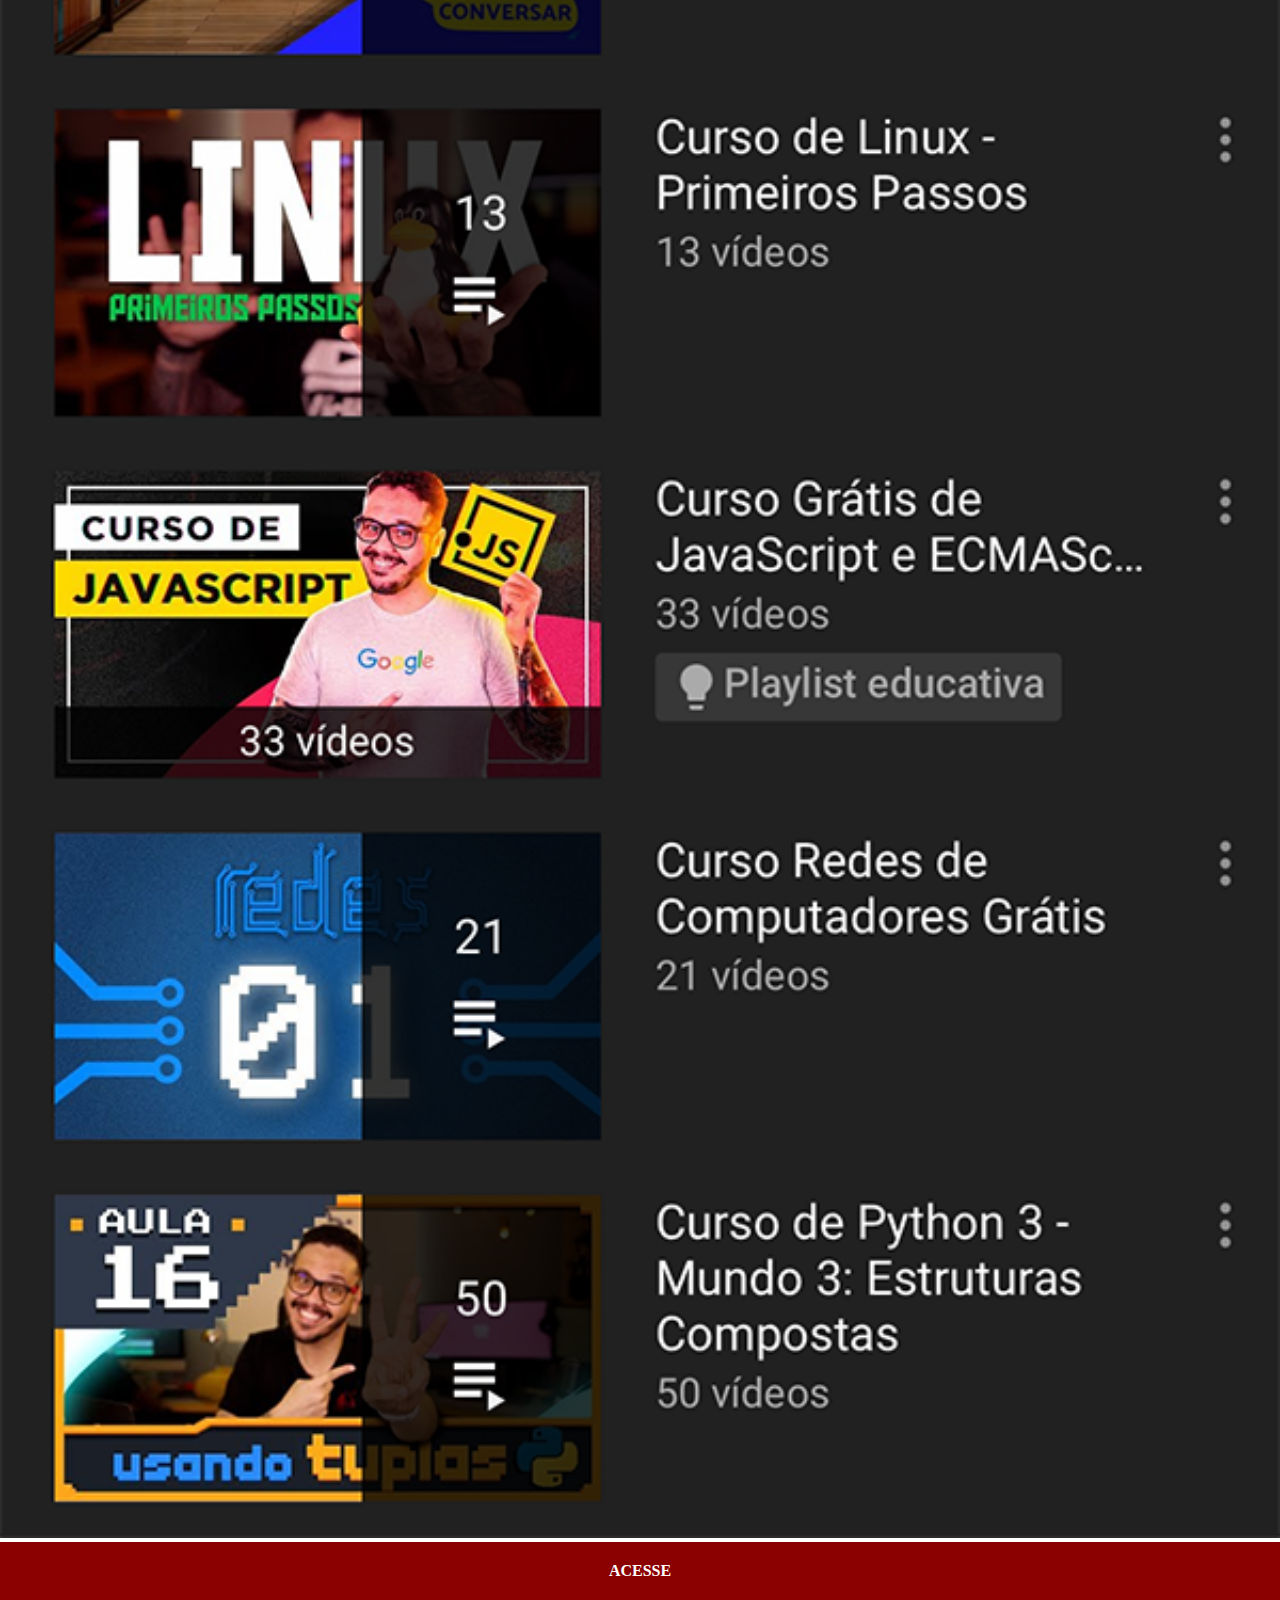
<file: youtube.html>
<!DOCTYPE html>
<html lang="pt-br">
<head>
    <meta charset="UTF-8">
    <meta name="viewport" content="width=device-width, initial-scale=1.0">
    <title>youtube</title>
    <link rel="stylesheet" href="estilos/social.css">
</head>
<body>
    <img src="imagens/tela-youtube.png" alt="">
   <a href="https://www.youtube.com/@CursoemVideo" target="_blank" rel="next">ACESSE</a>

</body>
</html>
</file>
<file: estilo/style.css>
@charset "UTF-8";

*{
    margin: 0;
    padding: 0;
    font-family: Arial, Helvetica, sans-serif;
}
body{
   background: url("../imagens/fundo-madeira.jpg")repeat top center  ;
   background-size: cover;
   background-attachment: fixed;
   background-color: black;
}

html{
    height: 100vh;
    width: 100vw;
    
}
main{
    position: relative;
    height: 100vh;
    width: 100vw;
   
  
}
section#telefone{
    position: absolute;
    top: 50%;
    left: 50%; 
    transform:translate(-50%, -50%);
    height: 627px;
    width: 311px;
    background: url("../imagens/frame-iphone.png") no-repeat;
}
iframe#tela{
    position: relative;
    top: 80px;
    left: 22px;
    height: 471px;
    width: 267px;
}
section#redes-sociais{
    text-align: right;
}
section#redes-sociais img{
    width: 50px;
    margin: 10px;
    border-radius: 50%;
    box-shadow: 2px 2px 5px rgba(0, 0, 0, 0.400);
    box-sizing: border-box;
}
section#redes-sociais img:hover{
    border: 2px solid rgba(255, 255, 255, 0.637);
    transform: translate(-3px -3px);
    box-shadow: 5px 5px 10px rgba(0, 0, 0, 0.612);
    transition: transform .1s,border 1s;
}
</file>
<file: estilos/social.css>
@charset "UTF-8";

*{
    margin: 0px;
    padding: 0px;
}
::-webkit-scrollbar{
    height: 0px;
    width: 0px;
}
img{
   
    width: 100vw;

}
a{
    display: block;
    background-color: darkred;
    color: white;
    padding: 20px;
    text-align: center;
    font-weight: bolder;
    text-decoration: none;
}
a:hover{
    background-color: red;
}
</file>
